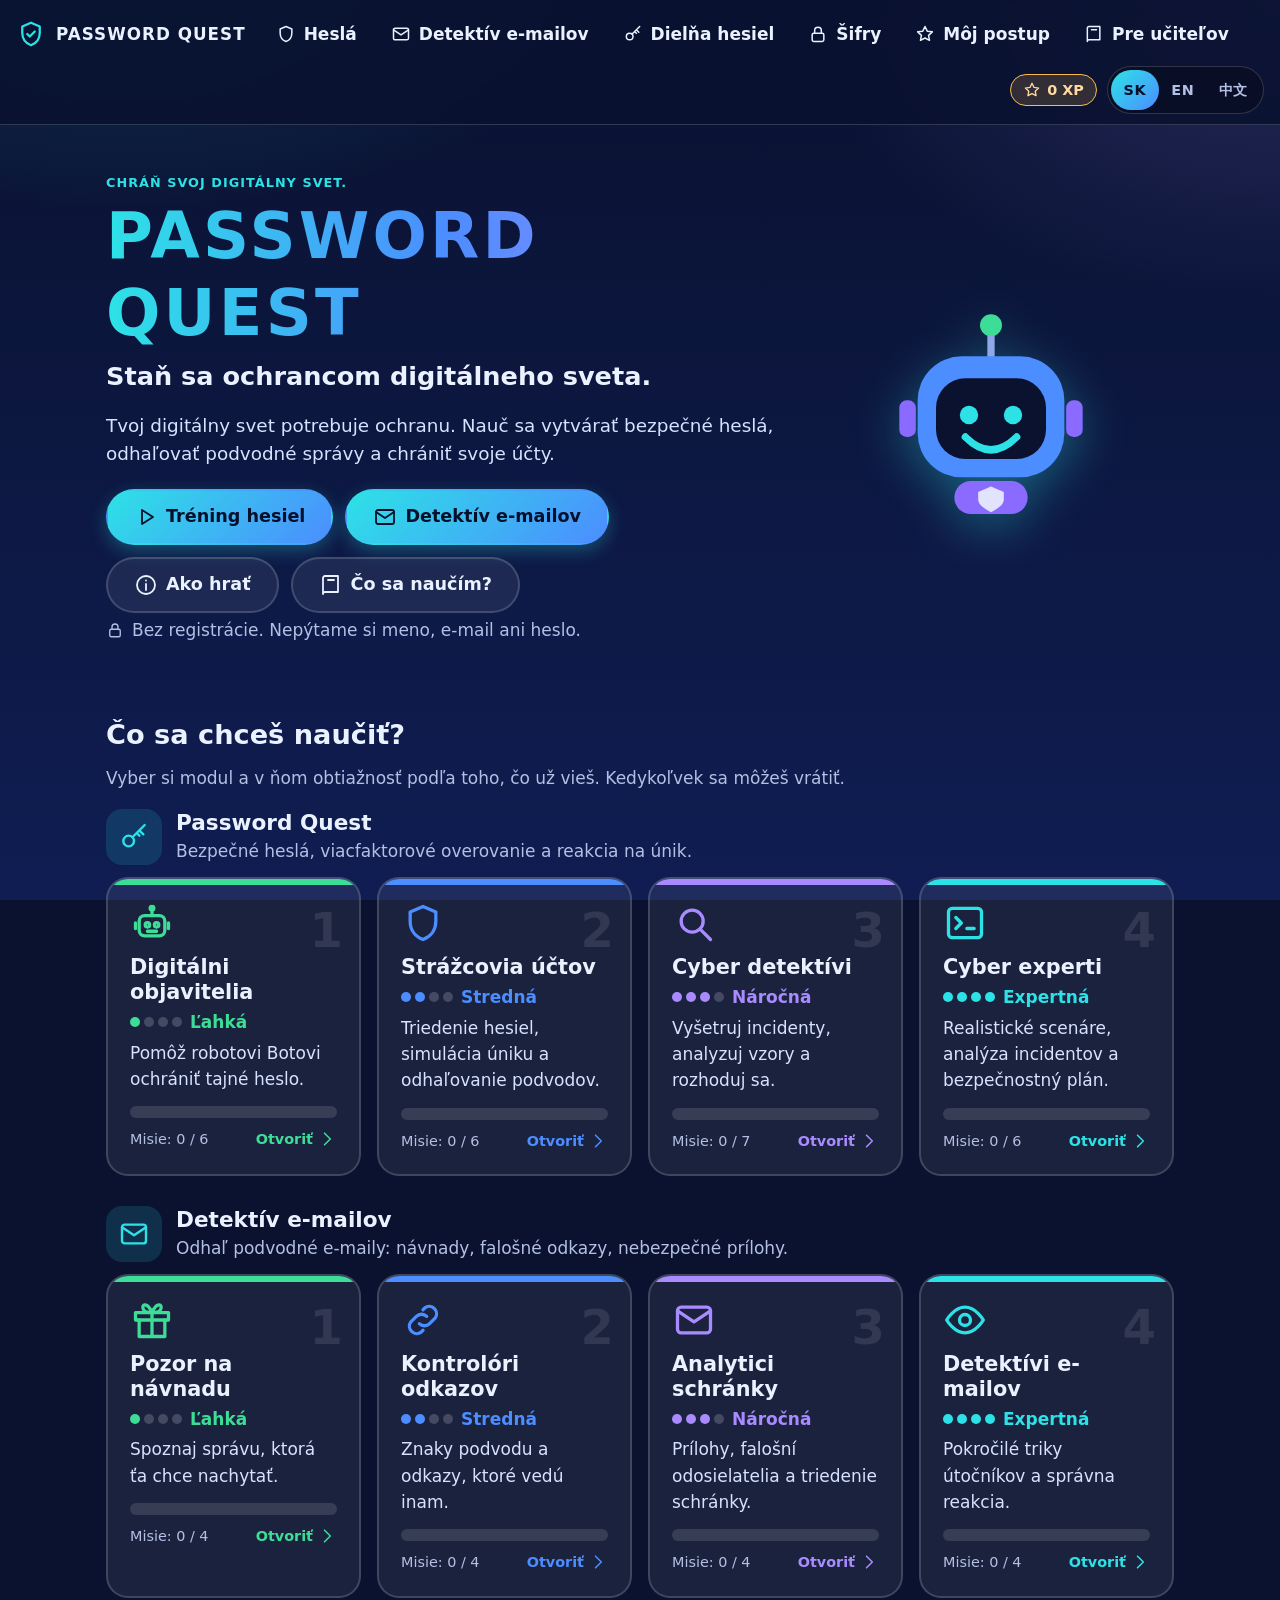
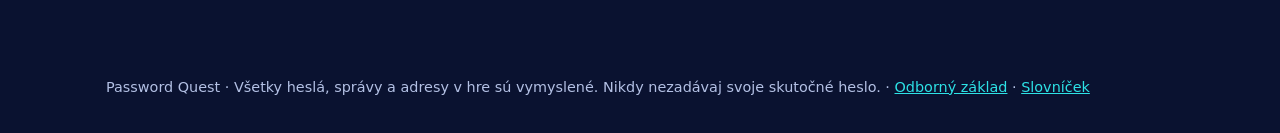
<file: index.html>
<!doctype html>
<html lang="sk">
<head>
  <meta charset="utf-8">
  <meta name="viewport" content="width=device-width, initial-scale=1, viewport-fit=cover">
  <meta name="color-scheme" content="dark">
  <meta name="theme-color" content="#0a1230">
  <meta name="description" content="Password Quest – interaktívna vzdelávacia hra o bezpečných heslách a kybernetickej bezpečnosti pre školy.">
  <meta name="referrer" content="no-referrer">
  <meta http-equiv="Content-Security-Policy" content="default-src 'self'; img-src 'self' data:; style-src 'self' 'unsafe-inline'; script-src 'self'; connect-src 'self'; base-uri 'self'; form-action 'none'">
  <title>Password Quest – Chráň svoj digitálny svet</title>
  <link rel="icon" href="icon.svg" type="image/svg+xml">
  <link rel="manifest" href="manifest.webmanifest">
  <link rel="stylesheet" href="css/styles.css">
</head>
<body>
  <a class="skip-link" href="#app">Preskočiť na obsah</a>
  <div id="live" class="sr-only" aria-live="polite" role="status"></div>
  <header id="nav" class="topbar"></header>
  <main id="app" class="container" tabindex="-1">
    <noscript><p class="card">Password Quest potrebuje zapnutý JavaScript. / Password Quest needs JavaScript to run.</p></noscript>
  </main>
  <footer id="footer" class="footer container"></footer>
  <script type="module" src="js/main.js"></script>
</body>
</html>
</file>
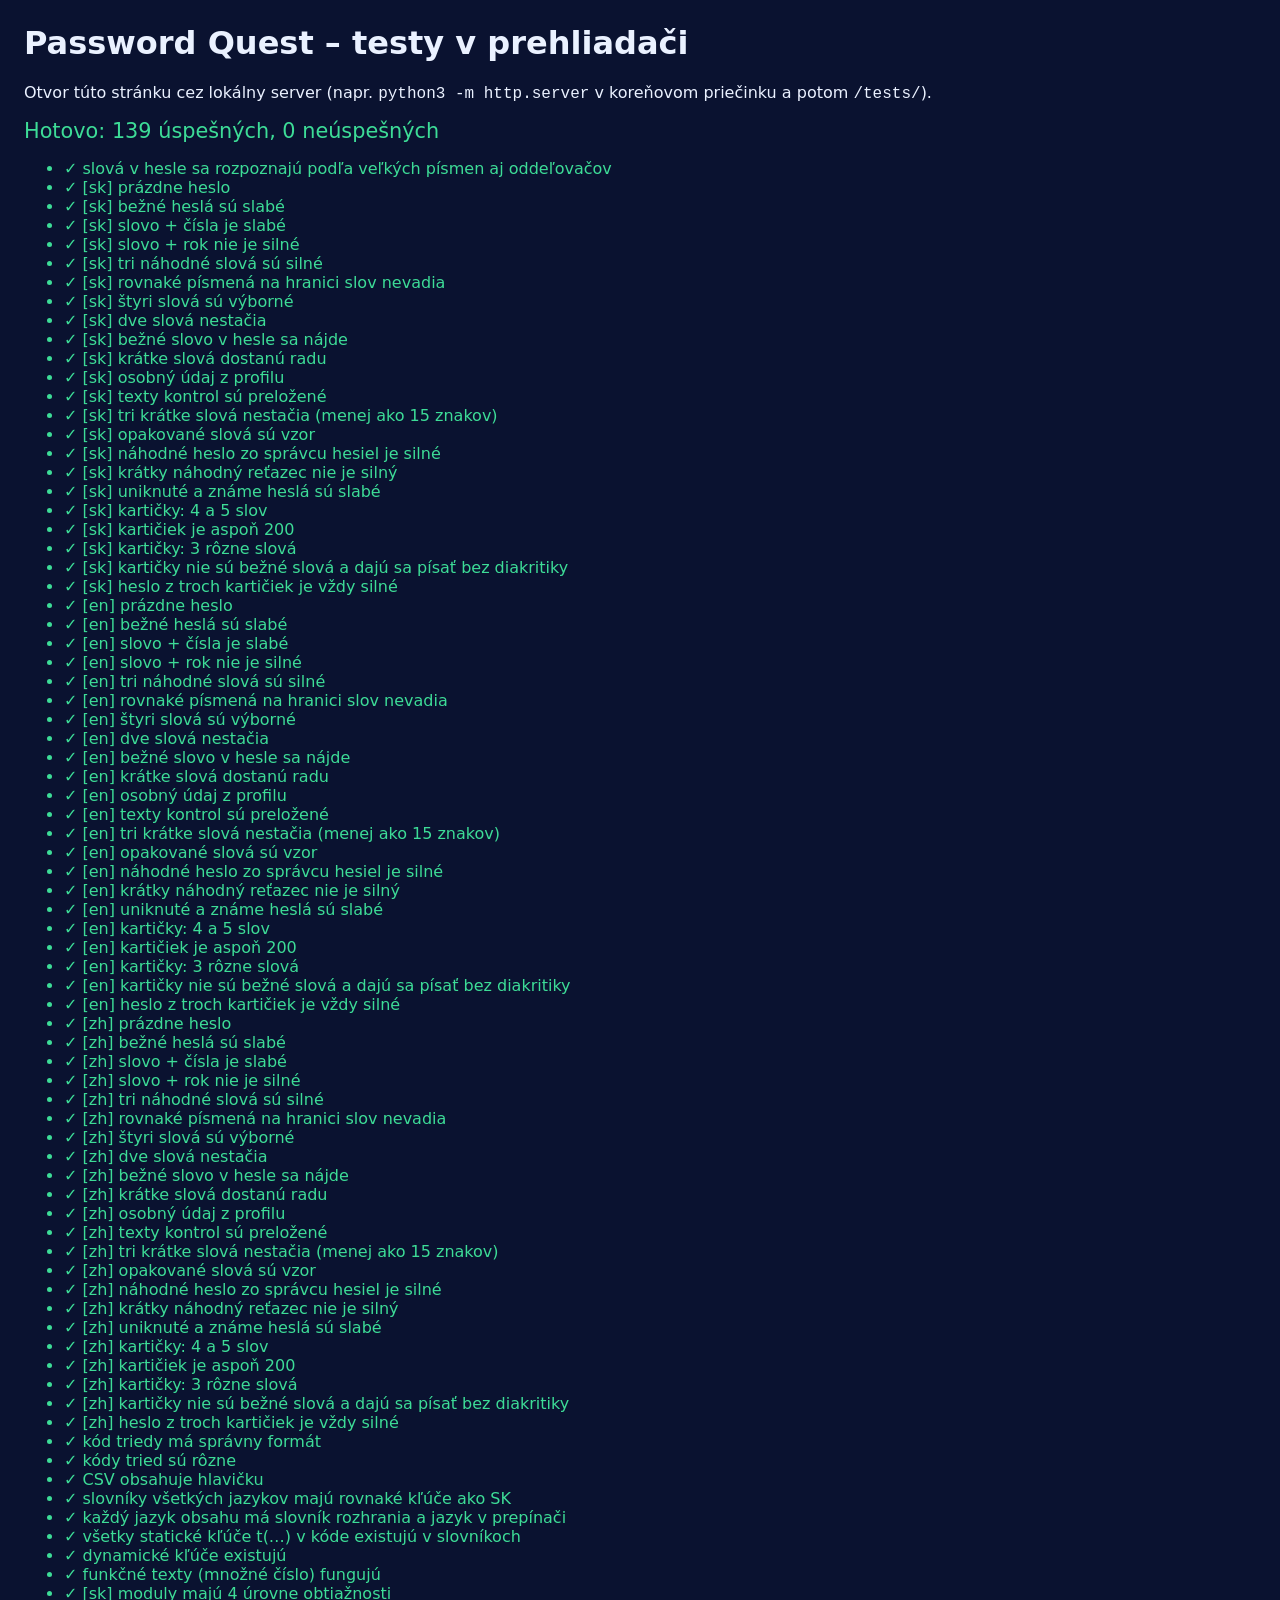
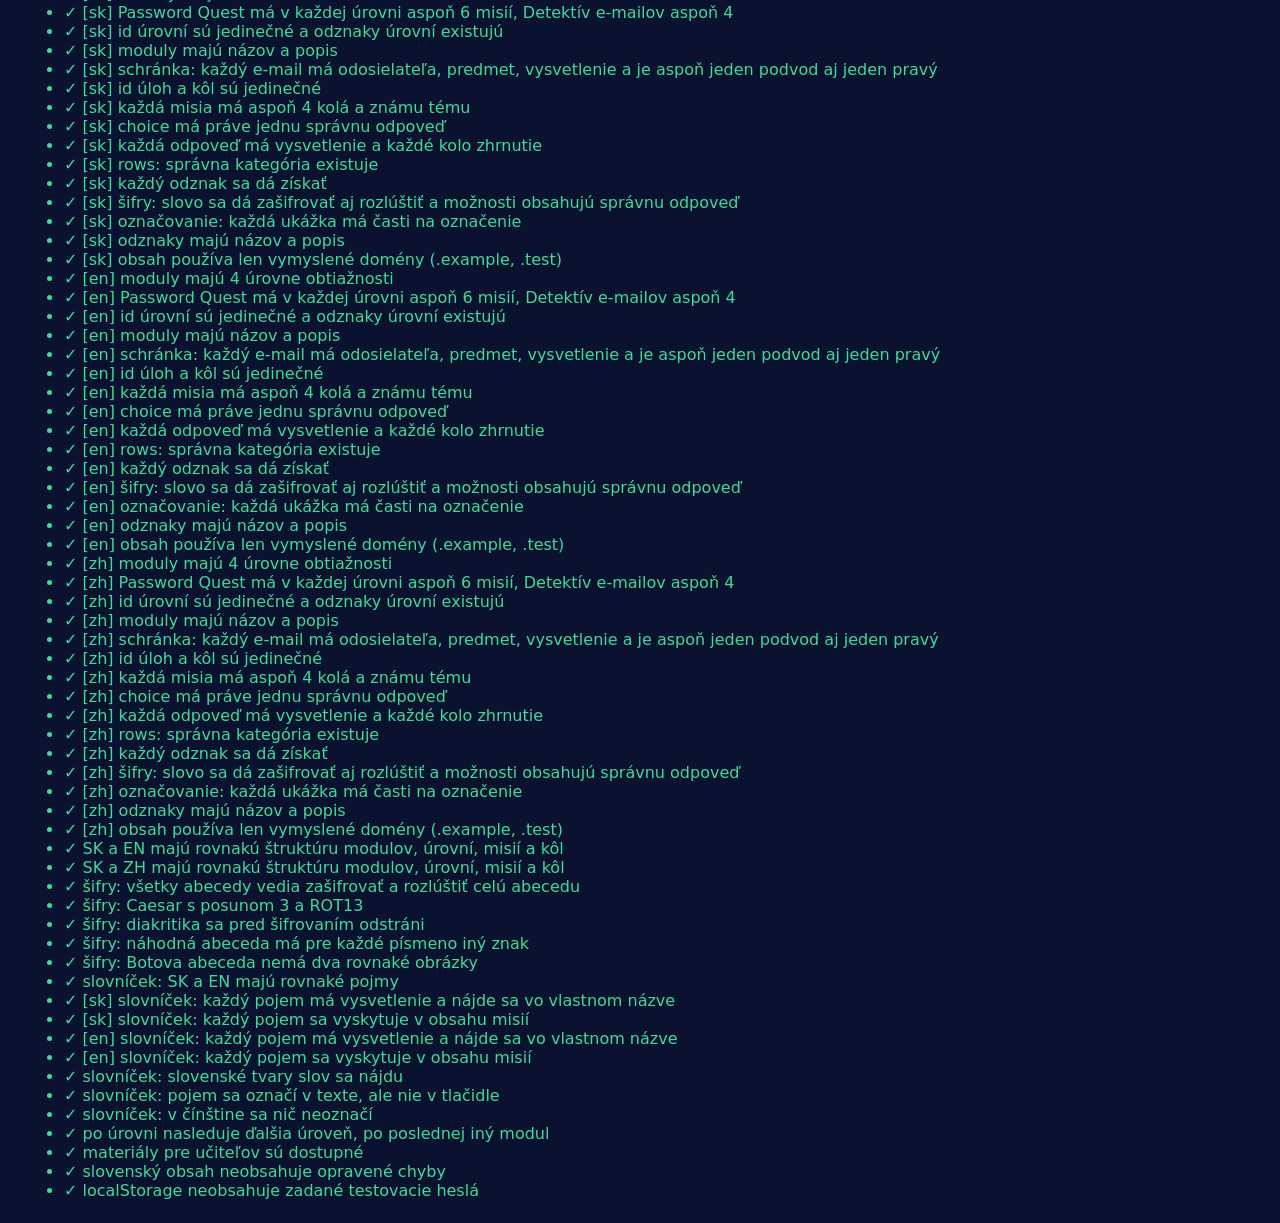
<file: tests/index.html>
<!doctype html>
<html lang="sk">
<head>
  <meta charset="utf-8">
  <title>Password Quest – testy</title>
  <style>
    body { font: 16px system-ui, sans-serif; margin: 24px; background: #0a1230; color: #eaf1ff; }
    li.ok { color: #3ddc97; } li.fail { color: #ff7f90; font-weight: 700; }
    #summary { font-size: 1.3rem; margin: 12px 0; }
  </style>
</head>
<body>
  <h1>Password Quest – testy v prehliadači</h1>
  <p>Otvor túto stránku cez lokálny server (napr. <code>python3 -m http.server</code> v koreňovom priečinku a potom <code>/tests/</code>).</p>
  <p id="summary">Beží…</p>
  <ul id="out"></ul>
  <script type="module">
    import { CONTENT } from '../js/content/index.js';
    import { DICTS, LANGS, setLang, getLang, t } from '../js/i18n.js';
    import { GLOSSARY, findTerms, termsIn, textsOf, annotate } from '../js/glossary.js';
    import { nextStep } from '../js/nextStep.js';
    import { CARDS, COMMON } from '../js/wordlists.js';
    import { checkPassword, splitWords, drawCards, drawCardSet, cardWord, normalize } from '../js/lab.js';
    import { newClassCode, buildCsv } from '../js/teacher.js';
    import { mockParts } from '../js/content/helpers.js';
    import { LETTERS, alphabet, encode, decode, same, plain, randomAlphabet } from '../js/cipher.js';

    const out = document.getElementById('out');
    let pass = 0, fail = 0;
    function test(name, fn) {
      let ok = true, msg = '';
      try { fn(); } catch (e) { ok = false; msg = e.message; }
      ok ? pass++ : fail++;
      const li = document.createElement('li');
      li.className = ok ? 'ok' : 'fail';
      li.textContent = (ok ? '✓ ' : '✗ ') + name + (msg ? ' – ' + msg : '');
      out.append(li);
    }
    const eq = (a, b, m) => { if (a !== b) throw new Error(`${m || ''} očakávané ${b}, dostali sme ${a}`); };
    const truthy = (v, m) => { if (!v) throw new Error(m || 'nepravda'); };
    const originalLang = getLang();
    const LANG_IDS = Object.keys(CONTENT);

    // --- Dielňa hesiel: kontrola hesla (v oboch jazykoch) ---
    const ok = (pw, id, terms) => checkPassword(pw, terms).checks.find((c) => c.id === id).ok;
    test('slová v hesle sa rozpoznajú podľa veľkých písmen aj oddeľovačov', () => {
      eq(splitWords('SlonDazdnikRaketa').join(), 'Slon,Dazdnik,Raketa');
      eq(splitWords('slon-dazdnik raketa').length, 3);
      eq(splitWords('Macko123!').join(), 'Macko');
      eq(splitWords('ŤavaĎalekohľadSlon').length, 3);
    });
    for (const lang of LANG_IDS) {
      setLang(lang);
      test(`[${lang}] prázdne heslo`, () => eq(checkPassword('').step, 0));
      test(`[${lang}] bežné heslá sú slabé`, () => ['123456', 'heslo', 'password', 'P@ssw0rd', 'qwertyuiop'].forEach((pw) => eq(checkPassword(pw).step, 1, pw)));
      test(`[${lang}] slovo + čísla je slabé`, () => { eq(checkPassword('Macko123').step, 1); eq(ok('Macko123!', 'common'), false); });
      test(`[${lang}] slovo + rok nie je silné`, () => { eq(ok('Futbal2026', 'pattern'), false); truthy(checkPassword('Futbal2026').step <= 2); });
      test(`[${lang}] tri náhodné slová sú silné`, () => { const r = checkPassword('SlonDazdnikRaketa'); eq(r.step, 3); truthy(r.checks.every((c) => c.ok)); });
      test(`[${lang}] rovnaké písmená na hranici slov nevadia`, () => eq(checkPassword('HillLionTractor').step, 3));
      test(`[${lang}] štyri slová sú výborné`, () => eq(checkPassword('SlonDazdnikRaketaKotva').step, 4));
      test(`[${lang}] dve slová nestačia`, () => { truthy(checkPassword('SlonDazdnik').step <= 2); eq(ok('SlonDazdnik', 'words'), false); eq(checkPassword('SlonDazdnikRaketa').step, 3); });
      test(`[${lang}] bežné slovo v hesle sa nájde`, () => { eq(ok('SlonHesloRaketa', 'common'), false); eq(checkPassword('SlonHesloRaketa').step, 2); });
      test(`[${lang}] krátke slová dostanú radu`, () => { const r = checkPassword('PesLesMak'); truthy(r.step <= 2); });
      test(`[${lang}] osobný údaj z profilu`, () => { eq(ok('RexLampaSkala', 'personal', ['Rex']), false); eq(checkPassword('KotvaLampaSkala', ['Rex']).step, 3); });
      test(`[${lang}] texty kontrol sú preložené`, () => checkPassword('Futbal2026', ['Rex']).checks.forEach((c) => truthy(!c.text.startsWith('ws.'), c.text)));
      test(`[${lang}] tri krátke slová nestačia (menej ako 15 znakov)`, () => { const r = checkPassword('SlonKotvaLev'); eq(r.step, 2); eq(ok('SlonKotvaLev', 'length'), false); });
      test(`[${lang}] opakované slová sú vzor`, () => { eq(ok('KotvaKotvaKotvaKotva', 'pattern'), false); truthy(checkPassword('KotvaKotvaKotvaKotva').step <= 2); });
      test(`[${lang}] náhodné heslo zo správcu hesiel je silné`, () => { const r = checkPassword('q7#Rm2!vXp9&Lk4z'); truthy(r.generated); eq(r.step, 3); eq(checkPassword('q7#Rm2!vXp9&Lk4zT8$w').step, 4); });
      test(`[${lang}] krátky náhodný reťazec nie je silný`, () => truthy(checkPassword('k7#Qm2!x').step <= 2));
      test(`[${lang}] uniknuté a známe heslá sú slabé`, () => ['Password123', 'qwerty123', 'mojeheslo', 'iloveyou1'].forEach((pw) => eq(checkPassword(pw).step, 1, pw)));
      test(`[${lang}] kartičky: 4 a 5 slov`, () => [4, 5].forEach((n) => { const c = drawCardSet(lang, n); eq(c.length, n); truthy(checkPassword(c.map(([, w]) => cardWord(w)).join('')).step >= 3); }));
      test(`[${lang}] kartičiek je aspoň 200`, () => truthy(CARDS[lang].length >= 200, CARDS[lang].length));
      test(`[${lang}] kartičky: 3 rôzne slová`, () => { const c = drawCards(3, lang); eq(c.length, 3); eq(new Set(c.map((x) => x[1])).size, 3); });
      test(`[${lang}] kartičky nie sú bežné slová a dajú sa písať bez diakritiky`, () => CARDS[lang].forEach(([, w]) => { truthy(!COMMON.has(normalize(w)), w); truthy(/^[A-Z][a-z]+$/.test(cardWord(w)), cardWord(w)); }));
      test(`[${lang}] heslo z troch kartičiek je vždy silné`, () => { for (let i = 0; i < 200; i++) { const pw = drawCardSet(lang).map(([, w]) => cardWord(w)).join(''); truthy(checkPassword(pw).step >= 3, pw); } });
    }

    test('kód triedy má správny formát', () => truthy(/^[A-HJ-NP-Z2-9]{4}-[A-HJ-NP-Z2-9]{4}$/.test(newClassCode())));
    test('kódy tried sú rôzne', () => truthy(new Set(Array.from({ length: 50 }, newClassCode)).size === 50));
    test('CSV obsahuje hlavičku', () => { setLang('sk'); truthy(buildCsv().includes('typ;id;nazov')); });

    // --- Slovníky rozhrania ---
    const DICT_IDS = Object.keys(DICTS);
    const inAll = (k) => DICT_IDS.every((l) => k in DICTS[l]);
    test('slovníky všetkých jazykov majú rovnaké kľúče ako SK', () => DICT_IDS.filter((l) => l !== 'sk').forEach((l) => {
      const sk = Object.keys(DICTS.sk), other = Object.keys(DICTS[l]);
      const missing = sk.filter((k) => !(k in DICTS[l])), extra = other.filter((k) => !(k in DICTS.sk));
      truthy(!missing.length && !extra.length, `${l}: chýba ${missing.join(', ')} | navyše ${extra.join(', ')}`);
    }));
    test('každý jazyk obsahu má slovník rozhrania a jazyk v prepínači', () => LANG_IDS.forEach((l) => { truthy(DICTS[l], l); truthy(LANGS.some((x) => x.id === l), l); }));
    const files = ['main.js', 'views.js', 'engine.js', 'lab.js', 'teacher.js', 'icons.js', 'cipherPage.js', 'glossary.js', 'nextStep.js'];
    const sources = await Promise.all(files.map((f) => fetch('../js/' + f, { cache: 'no-store' }).then((r) => r.text())));
    test('všetky statické kľúče t(…) v kóde existujú v slovníkoch', () => {
      const keys = new Set(sources.flatMap((s) => [...s.matchAll(/\bt\('([^']+)'\s*[,)]/g)].map((m) => m[1])));
      const missing = [...keys].filter((k) => !inAll(k));
      truthy(!missing.length, missing.join(', '));
    });
    test('dynamické kľúče existujú', () => {
      const dyn = [
        ...[1, 2, 3, 4, 5, 6].flatMap((n) => [`howto.s${n}.t`, `howto.s${n}.d`]),
        ...Object.keys(CONTENT.sk.meta.TOPICS).map((id) => `learn.topic.${id}`),
        ...[0, 1, 2, 3, 4].flatMap((n) => [`ws.step.${n}`, `ws.step.${n}.d`]),
        ...[1, 2, 3, 4].flatMap((n) => [`ws.why${n}`, `ws.limit${n}`]),
        'gl.mission', 'gl.round', 'gl.term_aria', 'gl.close', 'gl.all_link',
        ...[1, 2, 3, 4].flatMap((n) => [`basis.o${n}.t`, `basis.o${n}.d`]),
        ...[1, 2, 3, 4, 5, 6, 7, 8].flatMap((n) => ['t', 's', 'a'].map((k) => `basis.p${n}.${k}`)),
        ...[1, 2, 3].map((n) => `basis.limit${n}`),
        ...[1, 2, 3, 4, 5, 6].map((n) => `basis.s${n}`),
        ...[1, 2, 3, 4].map((n) => `difficulty.${n}`),
        ...[1, 2, 3, 4].map((n) => `email.how${n}`),
        ...[1, 2].flatMap((l) => ['title', 'lead', 'grade', 'goal1', 'goal2', 'goal3'].map((k) => `mat.l${l}.${k}`)),
        ...[1, 2, 3, 4].map((n) => `mat.tip${n}`),
        ...[1, 2, 3, 4, 5].map((n) => `teacher.priv${n}`),
        'rank.novice', 'rank.guardian', 'rank.detective', 'rank.expert',
      ];
      const missing = dyn.filter((k) => !inAll(k));
      truthy(!missing.length, missing.join(', '));
    });
    test('funkčné texty (množné číslo) fungujú', () => {
      setLang('sk');
      eq(t('task.n_tasks', { n: 1 }), '1 úloha'); eq(t('task.n_tasks', { n: 3 }), '3 úlohy'); eq(t('task.n_tasks', { n: 5 }), '5 úloh');
      setLang('en');
      eq(t('task.n_tasks', { n: 1 }), '1 task'); eq(t('task.n_tasks', { n: 6 }), '6 tasks');
      setLang('zh');
      eq(t('task.n_tasks', { n: 6 }), '6 道题');
    });

    // --- Integrita obsahu v každom jazyku ---
    for (const lang of LANG_IDS) {
      const { modules, meta } = CONTENT[lang];
      const levels = Object.values(modules).flat();
      const tasks = levels.flatMap((l) => l.tasks);
      test(`[${lang}] moduly majú 4 úrovne obtiažnosti`, () => { eq(Object.keys(modules).join(), 'password-quest,email-detective'); Object.values(modules).forEach((ls) => { eq(ls.length, 4); ls.forEach((l, i) => eq(l.n, i + 1, l.id)); }); });
      test(`[${lang}] Password Quest má v každej úrovni aspoň 6 misií, Detektív e-mailov aspoň 4`, () => Object.entries(modules).forEach(([id, ls]) => ls.forEach((l) => truthy(l.tasks.length >= (id === 'password-quest' ? 6 : 4), 'úroveň ' + l.id))));
      test(`[${lang}] id úrovní sú jedinečné a odznaky úrovní existujú`, () => { eq(new Set(levels.map((l) => String(l.id))).size, levels.length); levels.forEach((l) => truthy(meta.BADGES[l.badge], l.id)); });
      test(`[${lang}] moduly majú názov a popis`, () => Object.keys(modules).forEach((id) => { truthy(meta.MODULES[id].name, id); truthy(meta.MODULES[id].summary, id); }));
      test(`[${lang}] schránka: každý e-mail má odosielateľa, predmet, vysvetlenie a je aspoň jeden podvod aj jeden pravý`, () => tasks.forEach((x) => x.rounds.filter((r) => r.type === 'inbox').forEach((r) => {
        truthy(r.emails.length >= 3, r.id); truthy(r.emails.some((e) => e.scam) && r.emails.some((e) => !e.scam), r.id);
        r.emails.forEach((e) => { truthy(e.from && e.subject && e.why, r.id); truthy(e.paragraphs.length >= 1, r.id); });
      })));
      test(`[${lang}] id úloh a kôl sú jedinečné`, () => { const ids = tasks.flatMap((x) => [x.id, ...x.rounds.map((r) => r.id)]); eq(new Set(ids).size, ids.length); });
      test(`[${lang}] každá misia má aspoň 4 kolá a známu tému`, () => tasks.forEach((x) => { truthy(x.rounds.length >= 4, x.id); truthy(meta.TOPICS[x.topic], x.id); x.rounds.forEach((r) => truthy(meta.TOPICS[r.topic], r.id)); }));
      test(`[${lang}] choice má práve jednu správnu odpoveď`, () => tasks.forEach((x) => x.rounds.filter((r) => r.type === 'choice').forEach((r) => eq(r.options.filter((o) => o.correct).length, 1, r.id))));
      test(`[${lang}] každá odpoveď má vysvetlenie a každé kolo zhrnutie`, () => tasks.forEach((x) => x.rounds.forEach((r) => { truthy(r.summary, r.id); (r.options || []).forEach((o) => truthy(o.why, r.id)); })));
      test(`[${lang}] rows: správna kategória existuje`, () => tasks.forEach((x) => x.rounds.filter((r) => r.type === 'rows').forEach((r) => r.rows.forEach((row) => {
        if (row.options) eq(row.options.filter((o) => o.correct).length, 1, r.id); else truthy(r.categories.some((c) => c.id === row.answer), r.id);
      }))));
      test(`[${lang}] každý odznak sa dá získať`, () => {
        const given = new Set([...levels.map((l) => l.badge), ...tasks.map((x) => x.badge)].filter(Boolean));
        Object.keys(meta.BADGES).forEach((b) => truthy(given.has(b), b));
      });
      test(`[${lang}] šifry: slovo sa dá zašifrovať aj rozlúštiť a možnosti obsahujú správnu odpoveď`, () => tasks.forEach((x) => x.rounds.filter((r) => r.type === 'cipher').forEach((r) => {
        truthy(/^[A-Z ]+$/.test(plain(r.text)), r.id);
        truthy(same(decode(encode(r.text, r.alphabet), r.alphabet), r.text), r.id + ' roundtrip');
        truthy(r.why, r.id + ' why');
        if (r.choices) {
          truthy(r.choices.some((c) => same(c, r.text)), r.id + ' choices');
          eq(new Set(r.choices.map((c) => encode(c, r.alphabet))).size, r.choices.length, r.id + ' rovnaké možnosti');
        }
      })));
      test(`[${lang}] označovanie: každá ukážka má časti na označenie`, () => tasks.forEach((x) => x.rounds.filter((r) => r.type === 'hotspot').forEach((r) => truthy(mockParts(r.mock).some((p) => p.pick), r.id))));
      test(`[${lang}] odznaky majú názov a popis`, () => Object.values(meta.BADGES).forEach((b) => { truthy(b.name); truthy(b.desc); }));
      test(`[${lang}] obsah používa len vymyslené domény (.example, .test)`, () => {
        const text = JSON.stringify(tasks);
        [...text.matchAll(/https?:\/\/([a-z0-9][^\/"\s“”„]*)/gi)].map((m) => m[1]).forEach((host) => truthy(/\.(example|test)$/.test(host), host));
      });
    }

    // --- Zhoda štruktúry SK a EN (rovnaké odpovede, poradie a id) ---
    const shape = (r) => JSON.stringify({
      id: r.id, type: r.type, topic: r.topic, mock: !!r.mock, scenario: !!r.scenario,
      options: (r.options || []).map((o) => !!o.correct + (o.icon || '')),
      cats: (r.categories || []).map((c) => c.id),
      rows: (r.rows || []).map((x) => x.answer || (x.options || []).map((o) => !!o.correct).join()),
      items: (r.items || []).map((i) => i.tier),
      flags: r.type === 'hotspot' ? mockParts(r.mock).map((p) => `${!!p.pick}${!!p.flag}${!!p.link}`) : [],
      mockKind: r.mock ? r.mock.kind : null,
      cipher: r.type === 'cipher' ? [typeof r.alphabet === 'object' ? JSON.stringify(r.alphabet) : r.alphabet, r.mode, (r.choices || []).length, r.table] : null,
      goal: r.goal || null, accounts: (r.accounts || []).map((a) => a.id), leakFrom: r.leakFrom || null,
      emails: (r.emails || []).map((e) => `${e.scam}${!!e.attachment}${e.paragraphs.length}`), attachment: !!(r.mock && r.mock.attachment),
    });
    LANG_IDS.filter((lang) => lang !== 'sk').forEach((lang) => test(`SK a ${lang.toUpperCase()} majú rovnakú štruktúru modulov, úrovní, misií a kôl`, () => {
      eq(Object.keys(CONTENT[lang].modules).join(), Object.keys(CONTENT.sk.modules).join());
      Object.entries(CONTENT.sk.modules).forEach(([mod, skLevels]) => skLevels.forEach((l, li) => {
        const e = CONTENT[lang].modules[mod][li];
        eq(e.id, l.id); eq(e.badge, l.badge); eq(e.color, l.color); eq(e.tasks.length, l.tasks.length, `úroveň ${l.id}`);
        l.tasks.forEach((x, ti) => {
          const y = e.tasks[ti];
          eq(y.id, x.id); eq(y.badge, x.badge); eq(y.topic, x.topic); eq(!!y.planTitle, !!x.planTitle); eq(y.rounds.length, x.rounds.length, x.id);
          x.rounds.forEach((r, ri) => eq(shape(y.rounds[ri]), shape(r), r.id));
        });
      }));
    }));

    // --- Šifrovacie abecedy ---
    test('šifry: všetky abecedy vedia zašifrovať a rozlúštiť celú abecedu', () => {
      ['bot', 'leet', 'rot13', 'caesar1', 'caesar3', 'caesar25', randomAlphabet()].forEach((id) => {
        eq(decode(encode(LETTERS, id), id), LETTERS, typeof id === 'string' ? id : 'náhodná');
      });
    });
    test('šifry: Caesar s posunom 3 a ROT13', () => { eq(encode('ABC xyz', 'caesar3'), 'DEF ABC'); eq(encode(encode('HESLO', 'rot13'), 'rot13'), 'HESLO'); });
    test('šifry: diakritika sa pred šifrovaním odstráni', () => eq(encode('Ďateľ', 'caesar1'), 'EBUFM'));
    test('šifry: náhodná abeceda má pre každé písmeno iný znak', () => { const a = randomAlphabet(); eq(new Set(Object.values(a)).size, 26); });
    test('šifry: Botova abeceda nemá dva rovnaké obrázky', () => { const a = alphabet('bot'); eq(new Set(Object.values(a)).size, 26); });

    // --- Slovníček pojmov ---
    test('slovníček: SK a EN majú rovnaké pojmy', () => eq(GLOSSARY.sk.map((x) => x.id).filter((id) => id !== 'subdomain').join(), GLOSSARY.en.map((x) => x.id).filter((id) => id !== 'subdomain').join()));
    for (const lang of ['sk', 'en']) {
      test(`[${lang}] slovníček: každý pojem má vysvetlenie a nájde sa vo vlastnom názve`, () => GLOSSARY[lang].forEach((x) => { truthy(x.def && x.def.length > 30, x.id); const f = findTerms(x.name, lang); truthy(f.length && f[0].term.id === x.id, x.id); }));
      test(`[${lang}] slovníček: každý pojem sa vyskytuje v obsahu misií`, () => {
        const used = new Set(termsIn(textsOf(CONTENT[lang].modules), lang).map((x) => x.id));
        GLOSSARY[lang].forEach((x) => truthy(used.has(x.id), x.id));
      });
    }
    test('slovníček: slovenské tvary slov sa nájdu', () => {
      eq(findTerms('Skutočná doména je iná.', 'sk')[0].term.id, 'domain');
      eq(findTerms('Pozri sa na doménu.', 'sk')[0].term.id, 'domain');
      eq(findTerms('Použi správcu hesiel.', 'sk')[0].term.id, 'manager');
      eq(findTerms('Povedz to správcovi.', 'sk')[0].term.id, 'admin');
      eq(findTerms('Zapni prístupový kľúč.', 'sk')[0].term.id, 'passkey');
      eq(findTerms('portal is a subdomain', 'en')[0].term.id, 'subdomain');
      eq(findTerms('Kodomény nie sú slovo.', 'sk').length, 0);
    });
    test('slovníček: pojem sa označí v texte, ale nie v tlačidle', () => {
      const box = document.createElement('div');
      box.innerHTML = '<p>Skutočná doména je pred lomítkom. Doména znova.</p><button>doména v tlačidle</button>';
      annotate(box, new Set(), 'sk');
      eq(box.querySelectorAll('p .term').length, 1);
      eq(box.querySelectorAll('button .term').length, 0);
      truthy(box.querySelector('p').textContent.startsWith('Skutočná doména je'));
    });
    test('slovníček: v čínštine sa nič neoznačí', () => eq(findTerms('domain doména', 'zh').length, 0));

    // --- Čo ďalej po dokončení úrovne ---
    test('po úrovni nasleduje ďalšia úroveň, po poslednej iný modul', () => {
      setLang('sk');
      const pq = CONTENT.sk.modules['password-quest'], em = CONTENT.sk.modules['email-detective'];
      const a = nextStep(pq[0]); eq(a.kind, 'level'); eq(String(a.level.id), String(pq[1].id));
      const b = nextStep(pq[3]); truthy(b.kind === 'module' || b.kind === 'done', b.kind);
      if (b.kind === 'module') eq(b.module.id, 'email-detective');
      const c = nextStep(em[3]); truthy(c.kind === 'module' || c.kind === 'done', c.kind);
      if (c.kind === 'module') eq(c.module.id, 'password-quest');
    });

    // --- Materiály pre učiteľov: všetky súbory na stiahnutie existujú ---
    const materialFiles = ['sk/hodina-1-bezpecne-hesla', 'sk/hodina-2-podvodne-emaily', 'en/lesson-1-safe-passwords', 'en/lesson-2-scam-emails']
      .flatMap((f) => [`../materials/${f}.pdf`, `../materials/${f}.html`]).concat('../materials/print.css');
    const materialStatus = await Promise.all(materialFiles.map((f) => fetch(f, { method: 'HEAD', cache: 'no-store' }).then((r) => [f, r.ok]).catch(() => [f, false])));
    test('materiály pre učiteľov sú dostupné', () => { const missing = materialStatus.filter(([, ok]) => !ok).map(([f]) => f); truthy(!missing.length, missing.join(', ')); });

    // --- Jazyková kontrola: známe chyby sa nevrátili ---
    test('slovenský obsah neobsahuje opravené chyby', () => {
      const text = JSON.stringify(CONTENT.sk) + JSON.stringify(DICTS.sk, (k, v) => (typeof v === 'function' ? String(v) : v));
      ['vykričník', 'Rozdeľ hesla', 'hesla sa zmenia', 'má pes ', 'Pri problému', 'nebojí trestu', 'vydierajú', 'a mená.'].forEach((bad) => truthy(!text.includes(bad), bad));
    });

    // --- Úložisko: nikdy nie heslá ---
    test('localStorage neobsahuje zadané testovacie heslá', () => {
      const raw = JSON.stringify(Object.fromEntries(Object.keys(localStorage).map((k) => [k, localStorage.getItem(k)])));
      truthy(!raw.includes('SlonDazdnikRaketa'));
    });

    setLang(originalLang);
    document.getElementById('summary').textContent = `Hotovo: ${pass} úspešných, ${fail} neúspešných`;
    document.getElementById('summary').style.color = fail ? '#ff7f90' : '#3ddc97';
    document.title = fail ? 'TESTY ZLYHALI' : 'TESTY OK';
  </script>
</body>
</html>
</file>
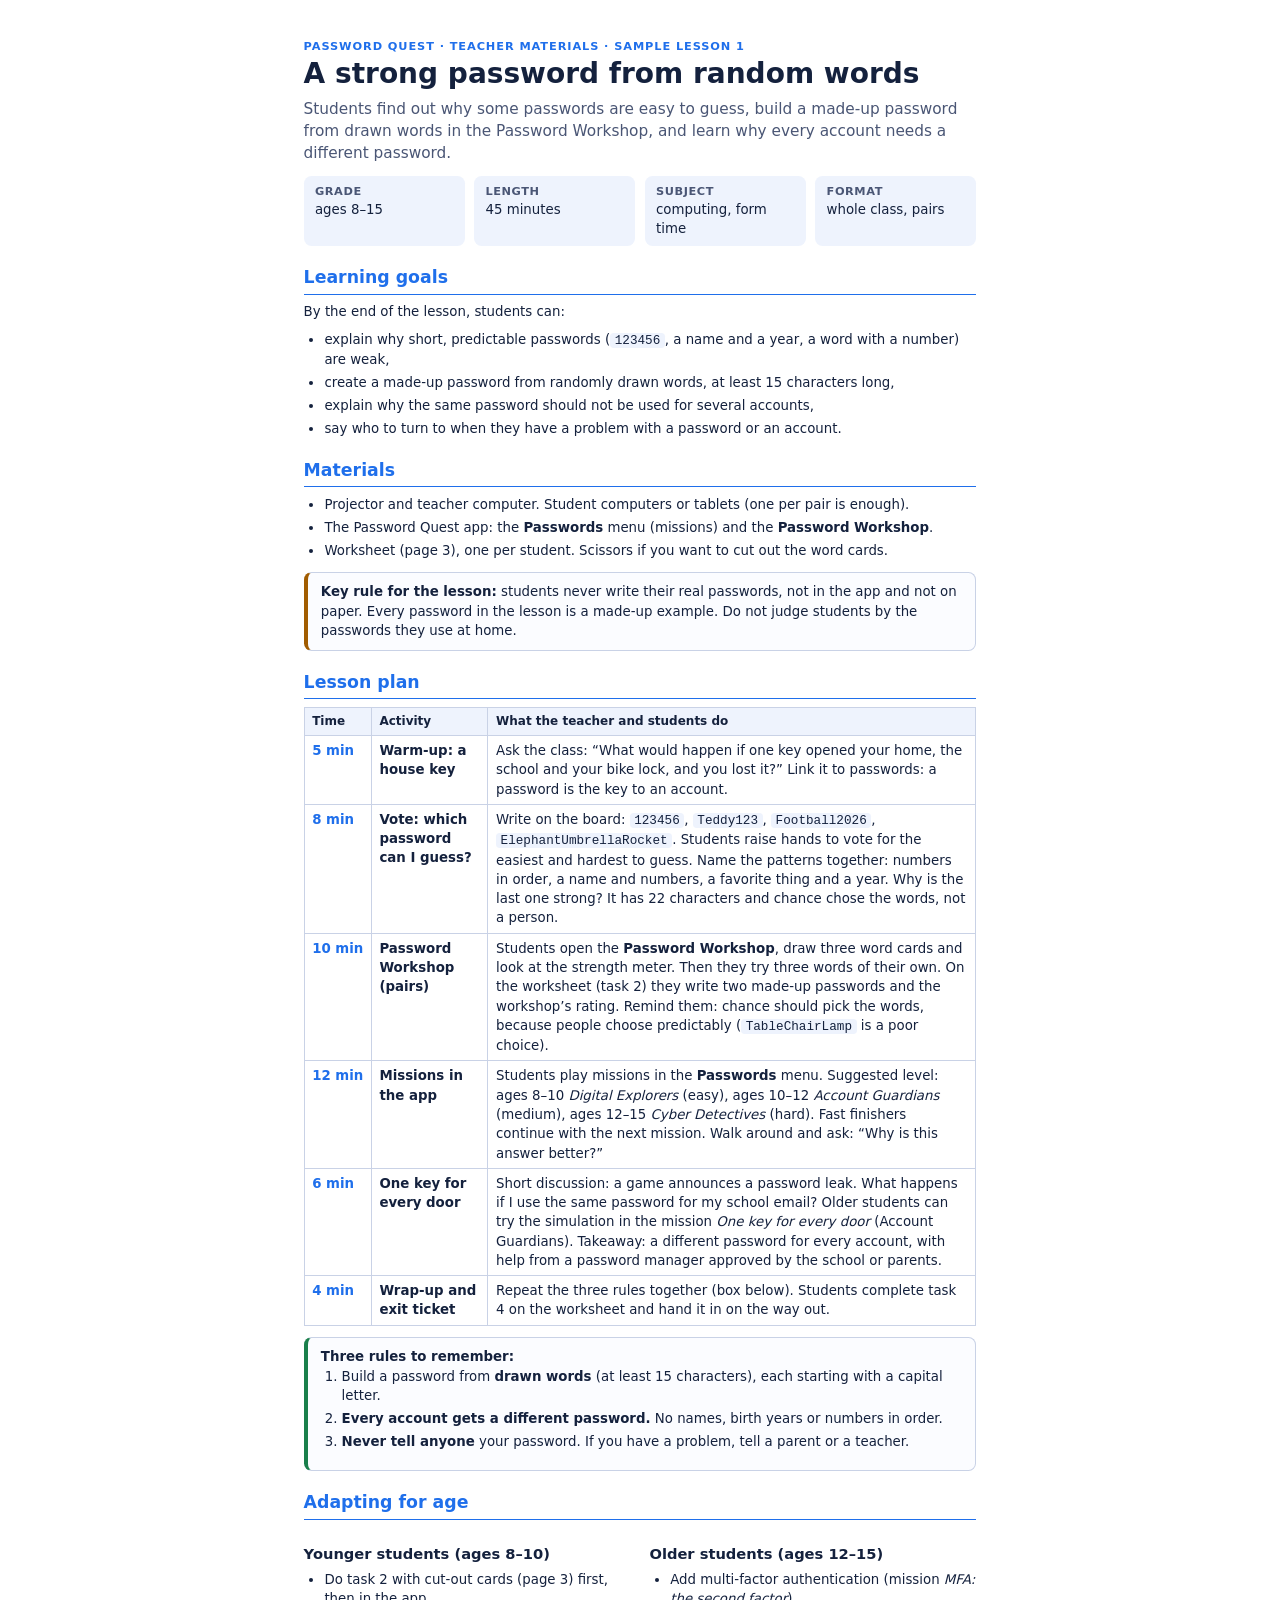
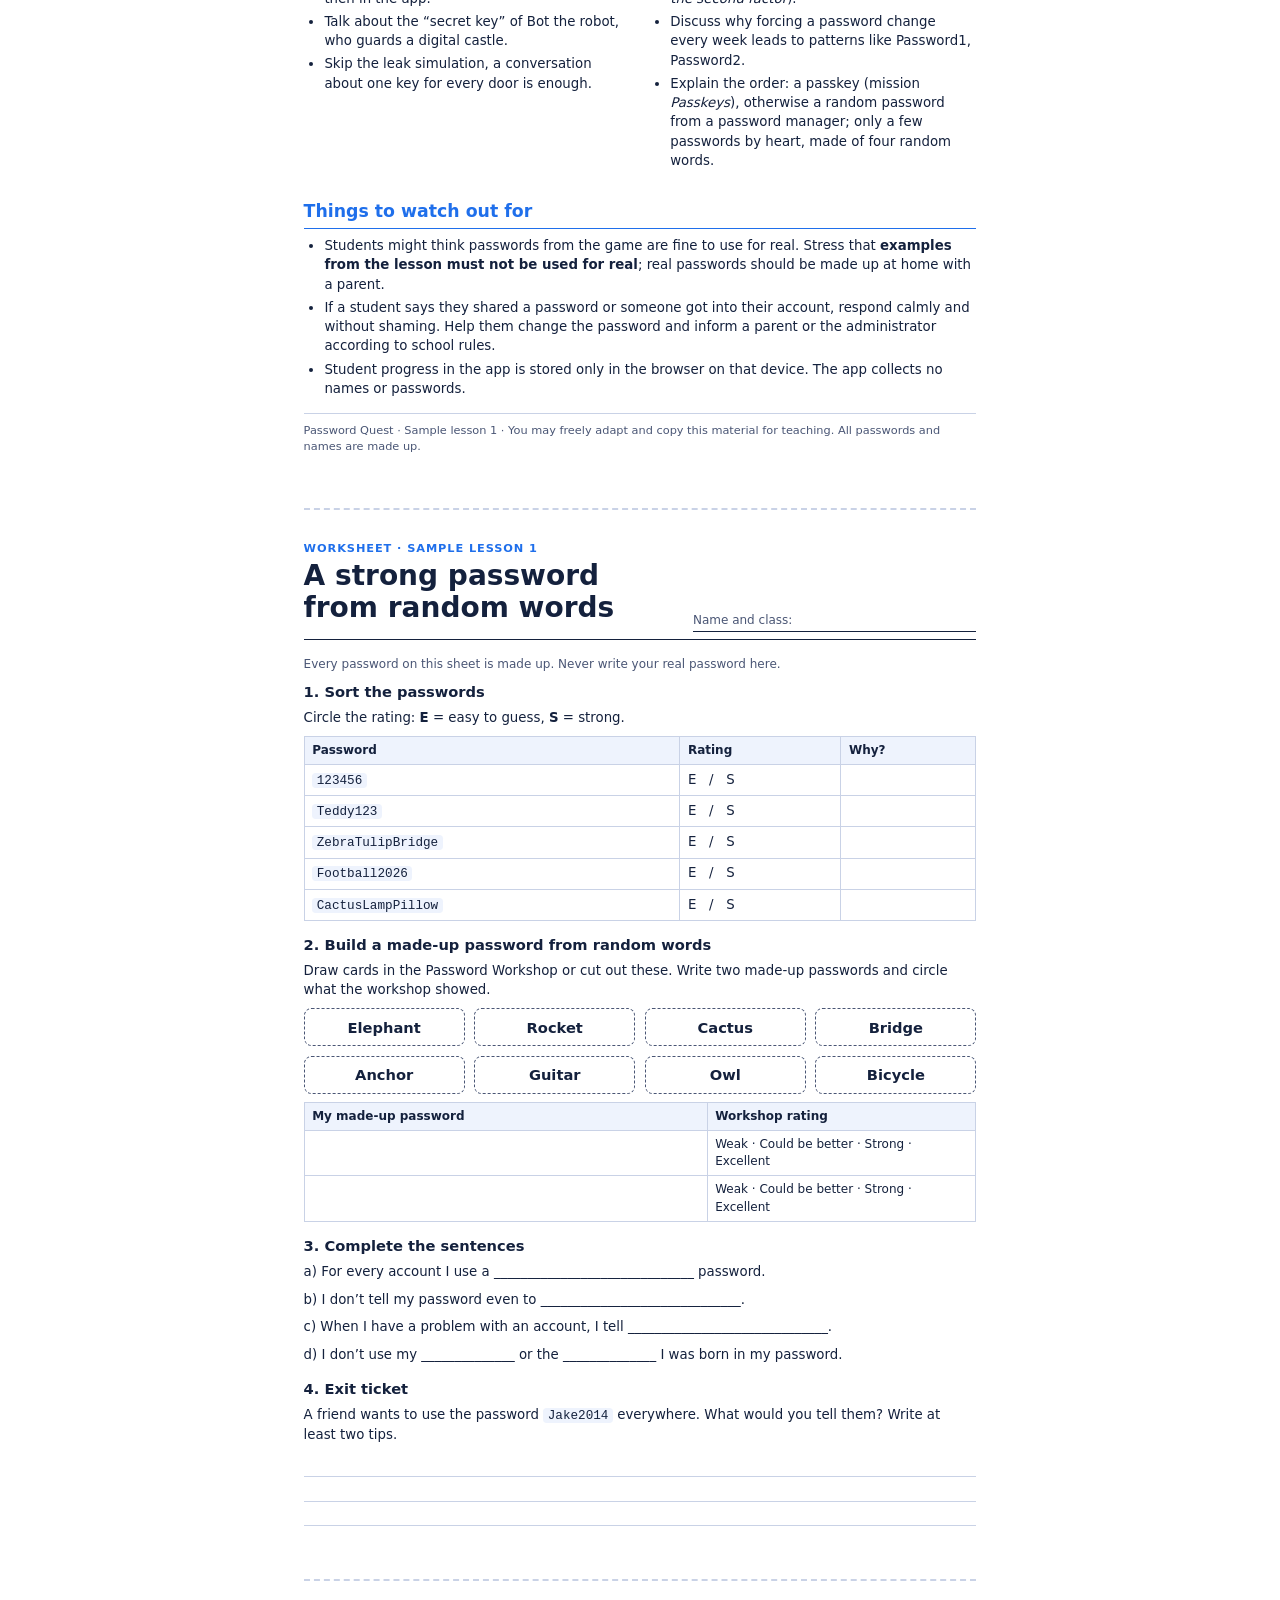
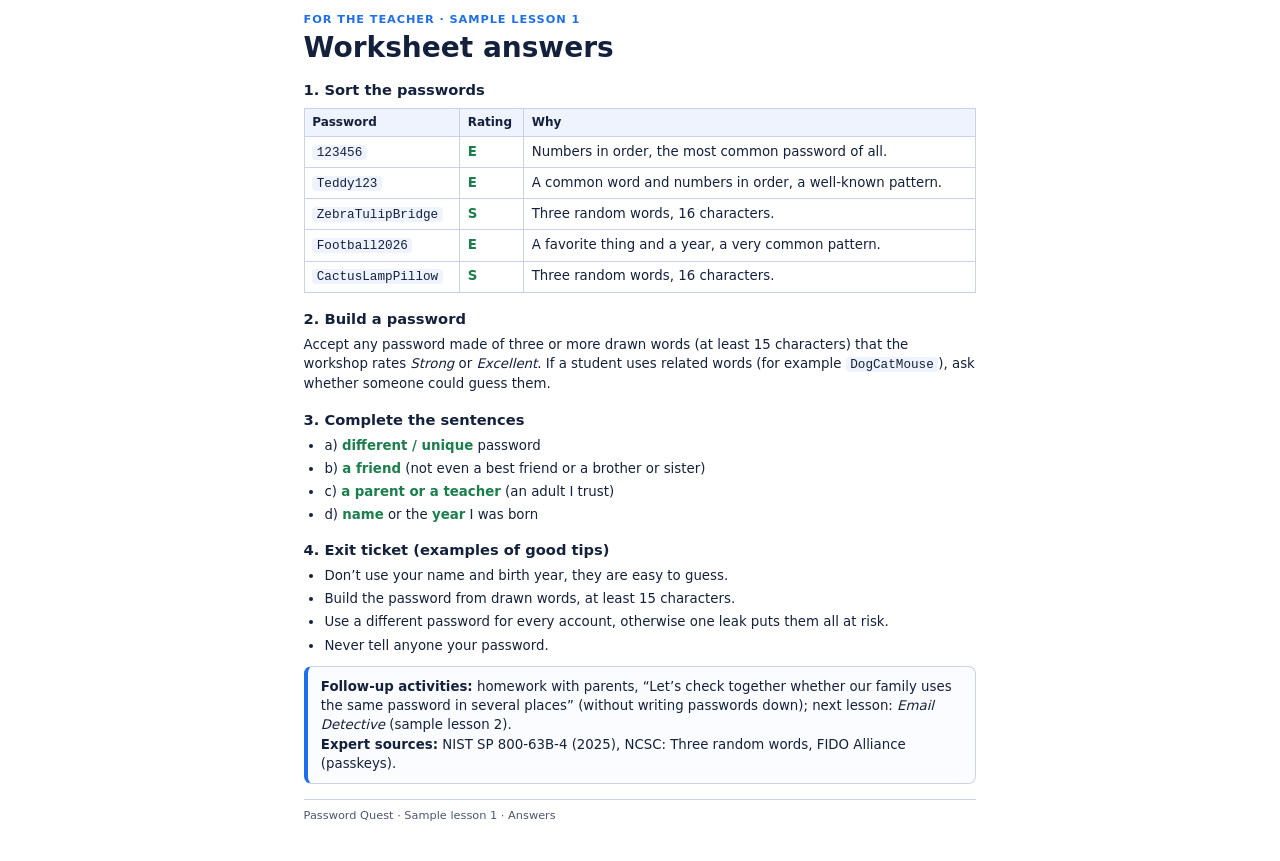
<file: materials/en/lesson-1-safe-passwords.html>
<!doctype html>
<html lang="en">
<head>
<meta charset="utf-8">
<title>Sample lesson 1: A strong password from random words</title>
<link rel="stylesheet" href="../print.css">
</head>
<body>

<p class="eyebrow">Password Quest · Teacher materials · Sample lesson 1</p>
<h1>A strong password from random words</h1>
<p class="lead">Students find out why some passwords are easy to guess, build a made-up password from drawn words in the Password Workshop, and learn why every account needs a different password.</p>

<div class="meta">
  <div><strong>Grade</strong>ages 8–15</div>
  <div><strong>Length</strong>45 minutes</div>
  <div><strong>Subject</strong>computing, form time</div>
  <div><strong>Format</strong>whole class, pairs</div>
</div>

<h2>Learning goals</h2>
<p>By the end of the lesson, students can:</p>
<ul>
  <li>explain why short, predictable passwords (<code>123456</code>, a name and a year, a word with a number) are weak,</li>
  <li>create a made-up password from randomly drawn words, at least 15 characters long,</li>
  <li>explain why the same password should not be used for several accounts,</li>
  <li>say who to turn to when they have a problem with a password or an account.</li>
</ul>

<h2>Materials</h2>
<ul>
  <li>Projector and teacher computer. Student computers or tablets (one per pair is enough).</li>
  <li>The Password Quest app: the <strong>Passwords</strong> menu (missions) and the <strong>Password Workshop</strong>.</li>
  <li>Worksheet (page 3), one per student. Scissors if you want to cut out the word cards.</li>
</ul>

<div class="box warn">
  <strong>Key rule for the lesson:</strong> students never write their real passwords, not in the app and not on paper. Every password in the lesson is a made-up example. Do not judge students by the passwords they use at home.
</div>

<h2>Lesson plan</h2>
<table>
  <tr><th>Time</th><th>Activity</th><th>What the teacher and students do</th></tr>
  <tr><td class="min">5 min</td><td><strong>Warm-up: a house key</strong></td><td>Ask the class: “What would happen if one key opened your home, the school and your bike lock, and you lost it?” Link it to passwords: a password is the key to an account.</td></tr>
  <tr><td class="min">8 min</td><td><strong>Vote: which password can I guess?</strong></td><td>Write on the board: <code>123456</code>, <code>Teddy123</code>, <code>Football2026</code>, <code>ElephantUmbrellaRocket</code>. Students raise hands to vote for the easiest and hardest to guess. Name the patterns together: numbers in order, a name and numbers, a favorite thing and a year. Why is the last one strong? It has 22 characters and chance chose the words, not a person.</td></tr>
  <tr><td class="min">10 min</td><td><strong>Password Workshop (pairs)</strong></td><td>Students open the <strong>Password Workshop</strong>, draw three word cards and look at the strength meter. Then they try three words of their own. On the worksheet (task 2) they write two made-up passwords and the workshop’s rating. Remind them: chance should pick the words, because people choose predictably (<code>TableChairLamp</code> is a poor choice).</td></tr>
  <tr><td class="min">12 min</td><td><strong>Missions in the app</strong></td><td>Students play missions in the <strong>Passwords</strong> menu. Suggested level: ages 8–10 <em>Digital Explorers</em> (easy), ages 10–12 <em>Account Guardians</em> (medium), ages 12–15 <em>Cyber Detectives</em> (hard). Fast finishers continue with the next mission. Walk around and ask: “Why is this answer better?”</td></tr>
  <tr><td class="min">6 min</td><td><strong>One key for every door</strong></td><td>Short discussion: a game announces a password leak. What happens if I use the same password for my school email? Older students can try the simulation in the mission <em>One key for every door</em> (Account Guardians). Takeaway: a different password for every account, with help from a password manager approved by the school or parents.</td></tr>
  <tr><td class="min">4 min</td><td><strong>Wrap-up and exit ticket</strong></td><td>Repeat the three rules together (box below). Students complete task 4 on the worksheet and hand it in on the way out.</td></tr>
</table>

<div class="box ok">
  <strong>Three rules to remember:</strong>
  <ol>
    <li>Build a password from <strong>drawn words</strong> (at least 15 characters), each starting with a capital letter.</li>
    <li><strong>Every account gets a different password.</strong> No names, birth years or numbers in order.</li>
    <li><strong>Never tell anyone</strong> your password. If you have a problem, tell a parent or a teacher.</li>
  </ol>
</div>

<h2>Adapting for age</h2>
<div class="cols">
  <div>
    <h3>Younger students (ages 8–10)</h3>
    <ul>
      <li>Do task 2 with cut-out cards (page 3) first, then in the app.</li>
      <li>Talk about the “secret key” of Bot the robot, who guards a digital castle.</li>
      <li>Skip the leak simulation, a conversation about one key for every door is enough.</li>
    </ul>
  </div>
  <div>
    <h3>Older students (ages 12–15)</h3>
    <ul>
      <li>Add multi-factor authentication (mission <em>MFA: the second factor</em>).</li>
      <li>Discuss why forcing a password change every week leads to patterns like Password1, Password2.</li>
      <li>Explain the order: a passkey (mission <em>Passkeys</em>), otherwise a random password from a password manager; only a few passwords by heart, made of four random words.</li>
    </ul>
  </div>
</div>

<h2>Things to watch out for</h2>
<ul>
  <li>Students might think passwords from the game are fine to use for real. Stress that <strong>examples from the lesson must not be used for real</strong>; real passwords should be made up at home with a parent.</li>
  <li>If a student says they shared a password or someone got into their account, respond calmly and without shaming. Help them change the password and inform a parent or the administrator according to school rules.</li>
  <li>Student progress in the app is stored only in the browser on that device. The app collects no names or passwords.</li>
</ul>

<footer>Password Quest · Sample lesson 1 · You may freely adapt and copy this material for teaching. All passwords and names are made up.</footer>

<section class="page">
  <div class="sheet-head">
    <div><p class="eyebrow">Worksheet · Sample lesson 1</p><h1>A strong password from random words</h1></div>
    <div class="name">Name and class:</div>
  </div>
  <p class="small muted">Every password on this sheet is made up. Never write your real password here.</p>

  <div class="task">
    <h3>1. Sort the passwords</h3>
    <p>Circle the rating: <strong>E</strong> = easy to guess, <strong>S</strong> = strong.</p>
    <table>
      <tr><th>Password</th><th>Rating</th><th>Why?</th></tr>
      <tr><td><code>123456</code></td><td>E &nbsp; / &nbsp; S</td><td></td></tr>
      <tr><td><code>Teddy123</code></td><td>E &nbsp; / &nbsp; S</td><td></td></tr>
      <tr><td><code>ZebraTulipBridge</code></td><td>E &nbsp; / &nbsp; S</td><td></td></tr>
      <tr><td><code>Football2026</code></td><td>E &nbsp; / &nbsp; S</td><td></td></tr>
      <tr><td><code>CactusLampPillow</code></td><td>E &nbsp; / &nbsp; S</td><td></td></tr>
    </table>
  </div>

  <div class="task">
    <h3>2. Build a made-up password from random words</h3>
    <p>Draw cards in the Password Workshop or cut out these. Write two made-up passwords and circle what the workshop showed.</p>
    <div class="cards"><span>Elephant</span><span>Rocket</span><span>Cactus</span><span>Bridge</span><span>Anchor</span><span>Guitar</span><span>Owl</span><span>Bicycle</span></div>
    <table>
      <tr><th style="width:60%">My made-up password</th><th>Workshop rating</th></tr>
      <tr><td style="height:8mm"></td><td class="small">Weak · Could be better · Strong · Excellent</td></tr>
      <tr><td style="height:8mm"></td><td class="small">Weak · Could be better · Strong · Excellent</td></tr>
    </table>
  </div>

  <div class="task">
    <h3>3. Complete the sentences</h3>
    <p>a) For every account I use a ______________________________ password.</p>
    <p>b) I don’t tell my password even to ______________________________.</p>
    <p>c) When I have a problem with an account, I tell ______________________________.</p>
    <p>d) I don’t use my ______________ or the ______________ I was born in my password.</p>
  </div>

  <div class="task">
    <h3>4. Exit ticket</h3>
    <p>A friend wants to use the password <code>Jake2014</code> everywhere. What would you tell them? Write at least two tips.</p>
    <div class="lines"><div></div><div></div><div></div></div>
  </div>
</section>

<section class="page">
  <p class="eyebrow">For the teacher · Sample lesson 1</p>
  <h1>Worksheet answers</h1>

  <h3>1. Sort the passwords</h3>
  <table>
    <tr><th>Password</th><th>Rating</th><th>Why</th></tr>
    <tr><td><code>123456</code></td><td class="answer">E</td><td>Numbers in order, the most common password of all.</td></tr>
    <tr><td><code>Teddy123</code></td><td class="answer">E</td><td>A common word and numbers in order, a well-known pattern.</td></tr>
    <tr><td><code>ZebraTulipBridge</code></td><td class="answer">S</td><td>Three random words, 16 characters.</td></tr>
    <tr><td><code>Football2026</code></td><td class="answer">E</td><td>A favorite thing and a year, a very common pattern.</td></tr>
    <tr><td><code>CactusLampPillow</code></td><td class="answer">S</td><td>Three random words, 16 characters.</td></tr>
  </table>

  <h3>2. Build a password</h3>
  <p>Accept any password made of three or more drawn words (at least 15 characters) that the workshop rates <em>Strong</em> or <em>Excellent</em>. If a student uses related words (for example <code>DogCatMouse</code>), ask whether someone could guess them.</p>

  <h3>3. Complete the sentences</h3>
  <ul>
    <li>a) <span class="answer">different / unique</span> password</li>
    <li>b) <span class="answer">a friend</span> (not even a best friend or a brother or sister)</li>
    <li>c) <span class="answer">a parent or a teacher</span> (an adult I trust)</li>
    <li>d) <span class="answer">name</span> or the <span class="answer">year</span> I was born</li>
  </ul>

  <h3>4. Exit ticket (examples of good tips)</h3>
  <ul>
    <li>Don’t use your name and birth year, they are easy to guess.</li>
    <li>Build the password from drawn words, at least 15 characters.</li>
    <li>Use a different password for every account, otherwise one leak puts them all at risk.</li>
    <li>Never tell anyone your password.</li>
  </ul>

  <div class="box">
    <strong>Follow-up activities:</strong> homework with parents, “Let’s check together whether our family uses the same password in several places” (without writing passwords down); next lesson: <em>Email Detective</em> (sample lesson 2).<br><strong>Expert sources:</strong> NIST SP 800-63B-4 (2025), NCSC: Three random words, FIDO Alliance (passkeys).
  </div>

  <footer>Password Quest · Sample lesson 1 · Answers</footer>
</section>

</body>
</html>
</file>
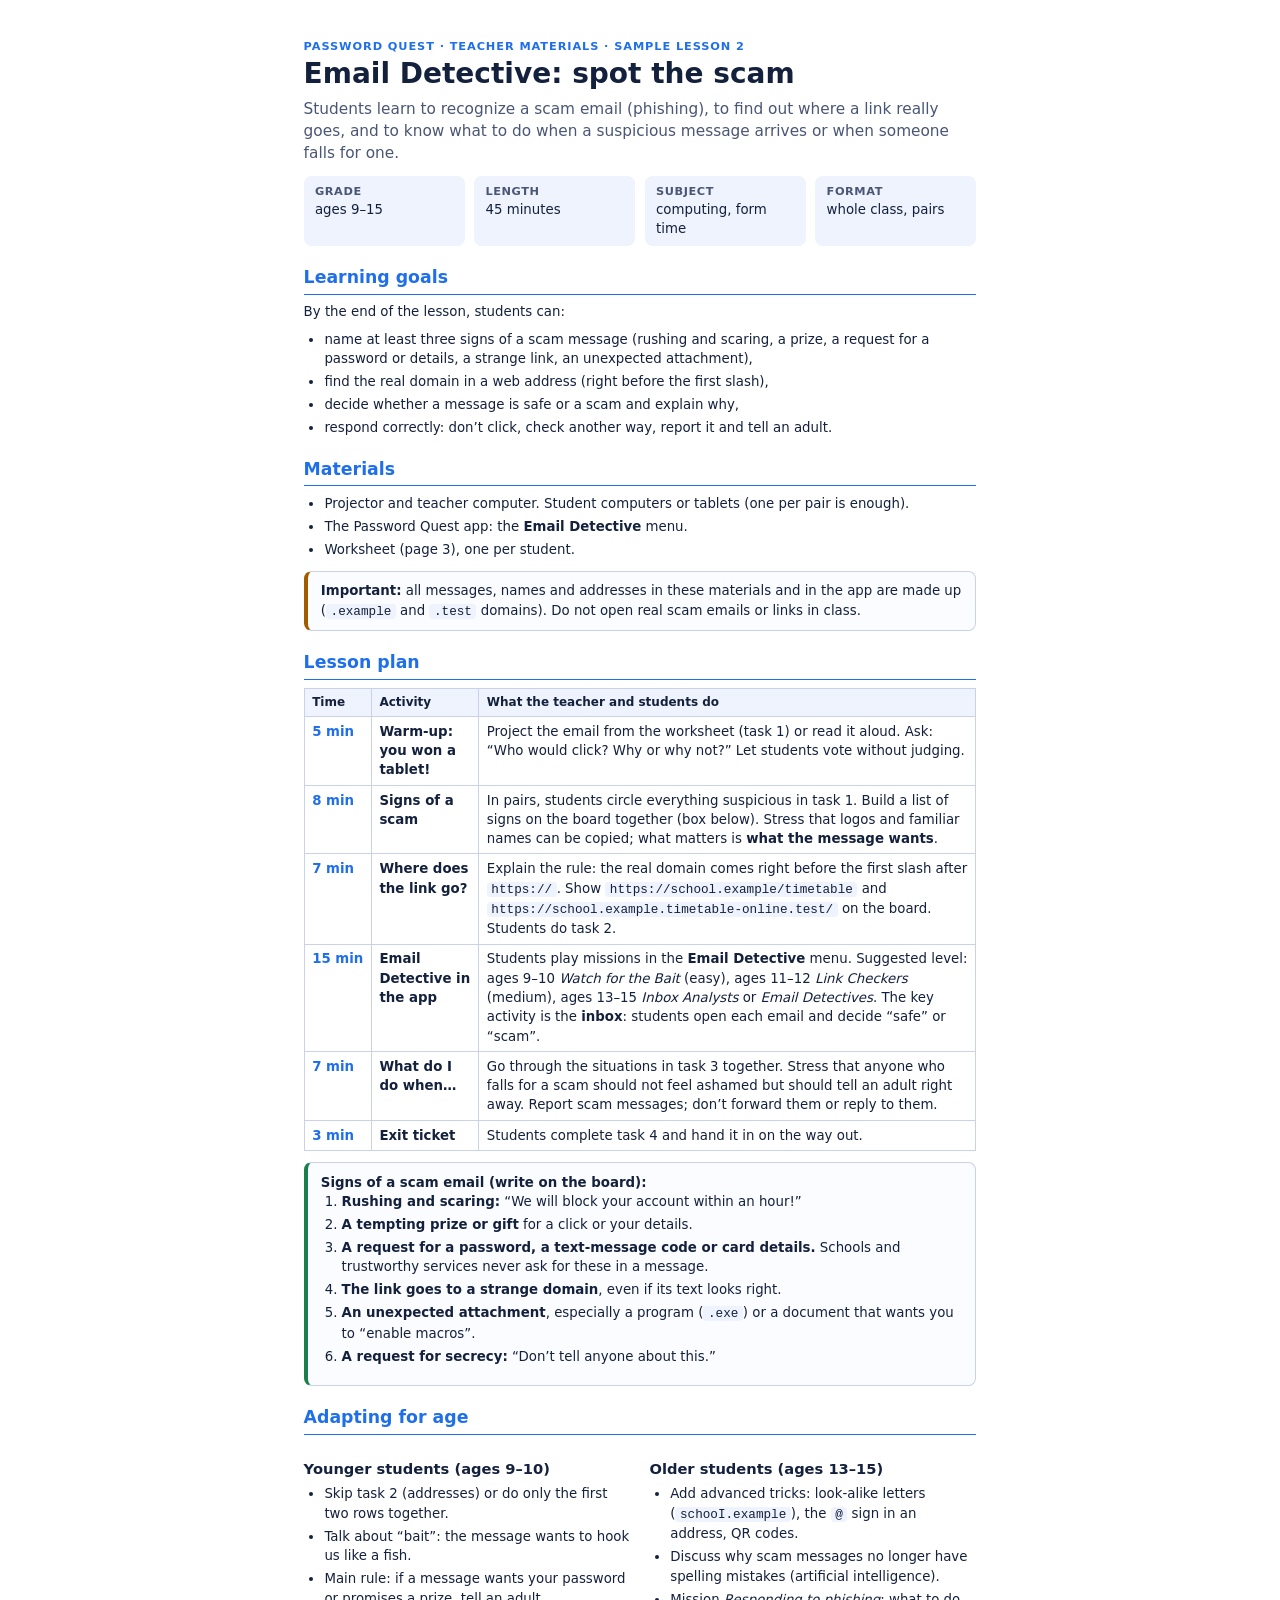
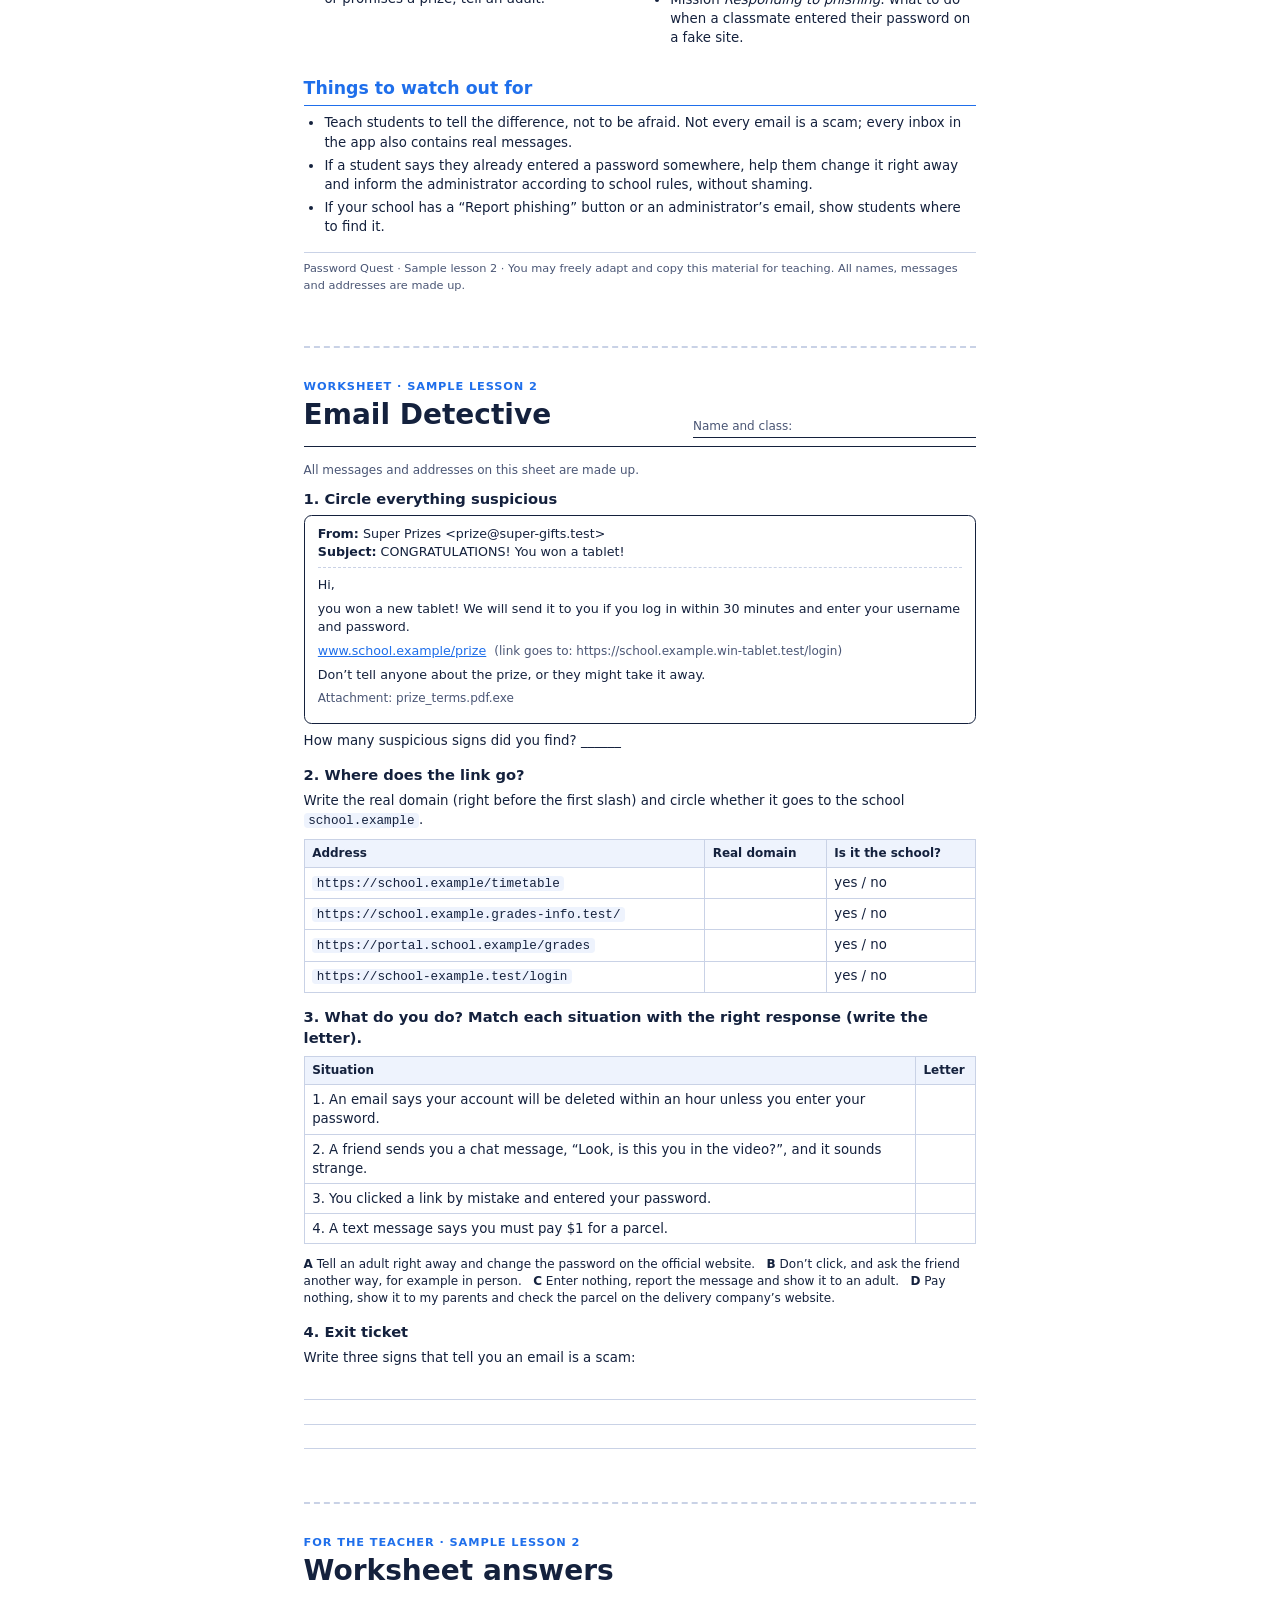
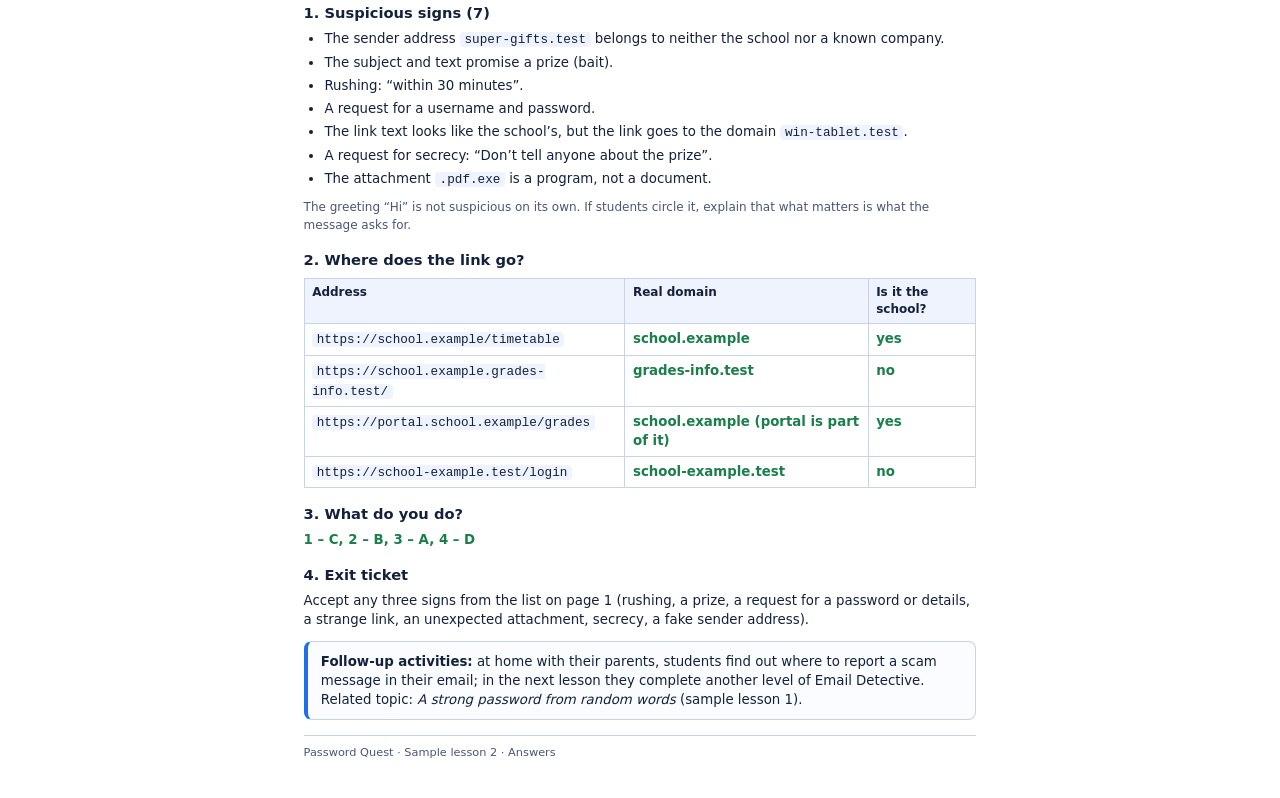
<file: materials/en/lesson-2-scam-emails.html>
<!doctype html>
<html lang="en">
<head>
<meta charset="utf-8">
<title>Sample lesson 2: Email Detective</title>
<link rel="stylesheet" href="../print.css">
</head>
<body>

<p class="eyebrow">Password Quest · Teacher materials · Sample lesson 2</p>
<h1>Email Detective: spot the scam</h1>
<p class="lead">Students learn to recognize a scam email (phishing), to find out where a link really goes, and to know what to do when a suspicious message arrives or when someone falls for one.</p>

<div class="meta">
  <div><strong>Grade</strong>ages 9–15</div>
  <div><strong>Length</strong>45 minutes</div>
  <div><strong>Subject</strong>computing, form time</div>
  <div><strong>Format</strong>whole class, pairs</div>
</div>

<h2>Learning goals</h2>
<p>By the end of the lesson, students can:</p>
<ul>
  <li>name at least three signs of a scam message (rushing and scaring, a prize, a request for a password or details, a strange link, an unexpected attachment),</li>
  <li>find the real domain in a web address (right before the first slash),</li>
  <li>decide whether a message is safe or a scam and explain why,</li>
  <li>respond correctly: don’t click, check another way, report it and tell an adult.</li>
</ul>

<h2>Materials</h2>
<ul>
  <li>Projector and teacher computer. Student computers or tablets (one per pair is enough).</li>
  <li>The Password Quest app: the <strong>Email Detective</strong> menu.</li>
  <li>Worksheet (page 3), one per student.</li>
</ul>

<div class="box warn">
  <strong>Important:</strong> all messages, names and addresses in these materials and in the app are made up (<code>.example</code> and <code>.test</code> domains). Do not open real scam emails or links in class.
</div>

<h2>Lesson plan</h2>
<table>
  <tr><th>Time</th><th>Activity</th><th>What the teacher and students do</th></tr>
  <tr><td class="min">5 min</td><td><strong>Warm-up: you won a tablet!</strong></td><td>Project the email from the worksheet (task 1) or read it aloud. Ask: “Who would click? Why or why not?” Let students vote without judging.</td></tr>
  <tr><td class="min">8 min</td><td><strong>Signs of a scam</strong></td><td>In pairs, students circle everything suspicious in task 1. Build a list of signs on the board together (box below). Stress that logos and familiar names can be copied; what matters is <strong>what the message wants</strong>.</td></tr>
  <tr><td class="min">7 min</td><td><strong>Where does the link go?</strong></td><td>Explain the rule: the real domain comes right before the first slash after <code>https://</code>. Show <code>https://school.example/timetable</code> and <code>https://school.example.timetable-online.test/</code> on the board. Students do task 2.</td></tr>
  <tr><td class="min">15 min</td><td><strong>Email Detective in the app</strong></td><td>Students play missions in the <strong>Email Detective</strong> menu. Suggested level: ages 9–10 <em>Watch for the Bait</em> (easy), ages 11–12 <em>Link Checkers</em> (medium), ages 13–15 <em>Inbox Analysts</em> or <em>Email Detectives</em>. The key activity is the <strong>inbox</strong>: students open each email and decide “safe” or “scam”.</td></tr>
  <tr><td class="min">7 min</td><td><strong>What do I do when…</strong></td><td>Go through the situations in task 3 together. Stress that anyone who falls for a scam should not feel ashamed but should tell an adult right away. Report scam messages; don’t forward them or reply to them.</td></tr>
  <tr><td class="min">3 min</td><td><strong>Exit ticket</strong></td><td>Students complete task 4 and hand it in on the way out.</td></tr>
</table>

<div class="box ok">
  <strong>Signs of a scam email (write on the board):</strong>
  <ol>
    <li><strong>Rushing and scaring:</strong> “We will block your account within an hour!”</li>
    <li><strong>A tempting prize or gift</strong> for a click or your details.</li>
    <li><strong>A request for a password, a text-message code or card details.</strong> Schools and trustworthy services never ask for these in a message.</li>
    <li><strong>The link goes to a strange domain</strong>, even if its text looks right.</li>
    <li><strong>An unexpected attachment</strong>, especially a program (<code>.exe</code>) or a document that wants you to “enable macros”.</li>
    <li><strong>A request for secrecy:</strong> “Don’t tell anyone about this.”</li>
  </ol>
</div>

<h2>Adapting for age</h2>
<div class="cols">
  <div>
    <h3>Younger students (ages 9–10)</h3>
    <ul>
      <li>Skip task 2 (addresses) or do only the first two rows together.</li>
      <li>Talk about “bait”: the message wants to hook us like a fish.</li>
      <li>Main rule: if a message wants your password or promises a prize, tell an adult.</li>
    </ul>
  </div>
  <div>
    <h3>Older students (ages 13–15)</h3>
    <ul>
      <li>Add advanced tricks: look-alike letters (<code>schooI.example</code>), the <code>@</code> sign in an address, QR codes.</li>
      <li>Discuss why scam messages no longer have spelling mistakes (artificial intelligence).</li>
      <li>Mission <em>Responding to phishing</em>: what to do when a classmate entered their password on a fake site.</li>
    </ul>
  </div>
</div>

<h2>Things to watch out for</h2>
<ul>
  <li>Teach students to tell the difference, not to be afraid. Not every email is a scam; every inbox in the app also contains real messages.</li>
  <li>If a student says they already entered a password somewhere, help them change it right away and inform the administrator according to school rules, without shaming.</li>
  <li>If your school has a “Report phishing” button or an administrator’s email, show students where to find it.</li>
</ul>

<footer>Password Quest · Sample lesson 2 · You may freely adapt and copy this material for teaching. All names, messages and addresses are made up.</footer>

<section class="page">
  <div class="sheet-head">
    <div><p class="eyebrow">Worksheet · Sample lesson 2</p><h1>Email Detective</h1></div>
    <div class="name">Name and class:</div>
  </div>
  <p class="small muted">All messages and addresses on this sheet are made up.</p>

  <div class="task">
    <h3>1. Circle everything suspicious</h3>
    <div class="mail">
      <div class="hd">
        <div><strong>From:</strong> Super Prizes &lt;prize@super-gifts.test&gt;</div>
        <div><strong>Subject:</strong> CONGRATULATIONS! You won a tablet!</div>
      </div>
      <p>Hi,</p>
      <p>you won a new tablet! We will send it to you if you log in within 30 minutes and enter your username and password.</p>
      <p><span class="lnk">www.school.example/prize</span> &nbsp;<span class="small muted">(link goes to: https://school.example.win-tablet.test/login)</span></p>
      <p>Don’t tell anyone about the prize, or they might take it away.</p>
      <p class="small muted">Attachment: prize_terms.pdf.exe</p>
    </div>
    <p style="margin-top:2mm">How many suspicious signs did you find? ______</p>
  </div>

  <div class="task">
    <h3>2. Where does the link go?</h3>
    <p>Write the real domain (right before the first slash) and circle whether it goes to the school <code>school.example</code>.</p>
    <table>
      <tr><th>Address</th><th>Real domain</th><th>Is it the school?</th></tr>
      <tr><td><code>https://school.example/timetable</code></td><td></td><td>yes / no</td></tr>
      <tr><td><code>https://school.example.grades-info.test/</code></td><td></td><td>yes / no</td></tr>
      <tr><td><code>https://portal.school.example/grades</code></td><td></td><td>yes / no</td></tr>
      <tr><td><code>https://school-example.test/login</code></td><td></td><td>yes / no</td></tr>
    </table>
  </div>

  <div class="task">
    <h3>3. What do you do? Match each situation with the right response (write the letter).</h3>
    <table>
      <tr><th>Situation</th><th style="width:16mm">Letter</th></tr>
      <tr><td>1. An email says your account will be deleted within an hour unless you enter your password.</td><td></td></tr>
      <tr><td>2. A friend sends you a chat message, “Look, is this you in the video?”, and it sounds strange.</td><td></td></tr>
      <tr><td>3. You clicked a link by mistake and entered your password.</td><td></td></tr>
      <tr><td>4. A text message says you must pay $1 for a parcel.</td><td></td></tr>
    </table>
    <p class="small"><strong>A</strong> Tell an adult right away and change the password on the official website. &nbsp; <strong>B</strong> Don’t click, and ask the friend another way, for example in person. &nbsp; <strong>C</strong> Enter nothing, report the message and show it to an adult. &nbsp; <strong>D</strong> Pay nothing, show it to my parents and check the parcel on the delivery company’s website.</p>
  </div>

  <div class="task">
    <h3>4. Exit ticket</h3>
    <p>Write three signs that tell you an email is a scam:</p>
    <div class="lines"><div></div><div></div><div></div></div>
  </div>
</section>

<section class="page">
  <p class="eyebrow">For the teacher · Sample lesson 2</p>
  <h1>Worksheet answers</h1>

  <h3>1. Suspicious signs (7)</h3>
  <ul>
    <li>The sender address <code>super-gifts.test</code> belongs to neither the school nor a known company.</li>
    <li>The subject and text promise a prize (bait).</li>
    <li>Rushing: “within 30 minutes”.</li>
    <li>A request for a username and password.</li>
    <li>The link text looks like the school’s, but the link goes to the domain <code>win-tablet.test</code>.</li>
    <li>A request for secrecy: “Don’t tell anyone about the prize”.</li>
    <li>The attachment <code>.pdf.exe</code> is a program, not a document.</li>
  </ul>
  <p class="small muted">The greeting “Hi” is not suspicious on its own. If students circle it, explain that what matters is what the message asks for.</p>

  <h3>2. Where does the link go?</h3>
  <table>
    <tr><th>Address</th><th>Real domain</th><th>Is it the school?</th></tr>
    <tr><td><code>https://school.example/timetable</code></td><td class="answer">school.example</td><td class="answer">yes</td></tr>
    <tr><td><code>https://school.example.grades-info.test/</code></td><td class="answer">grades-info.test</td><td class="answer">no</td></tr>
    <tr><td><code>https://portal.school.example/grades</code></td><td class="answer">school.example (portal is part of it)</td><td class="answer">yes</td></tr>
    <tr><td><code>https://school-example.test/login</code></td><td class="answer">school-example.test</td><td class="answer">no</td></tr>
  </table>

  <h3>3. What do you do?</h3>
  <p><span class="answer">1 – C, 2 – B, 3 – A, 4 – D</span></p>

  <h3>4. Exit ticket</h3>
  <p>Accept any three signs from the list on page 1 (rushing, a prize, a request for a password or details, a strange link, an unexpected attachment, secrecy, a fake sender address).</p>

  <div class="box">
    <strong>Follow-up activities:</strong> at home with their parents, students find out where to report a scam message in their email; in the next lesson they complete another level of Email Detective. Related topic: <em>A strong password from random words</em> (sample lesson 1).
  </div>

  <footer>Password Quest · Sample lesson 2 · Answers</footer>
</section>

</body>
</html>
</file>
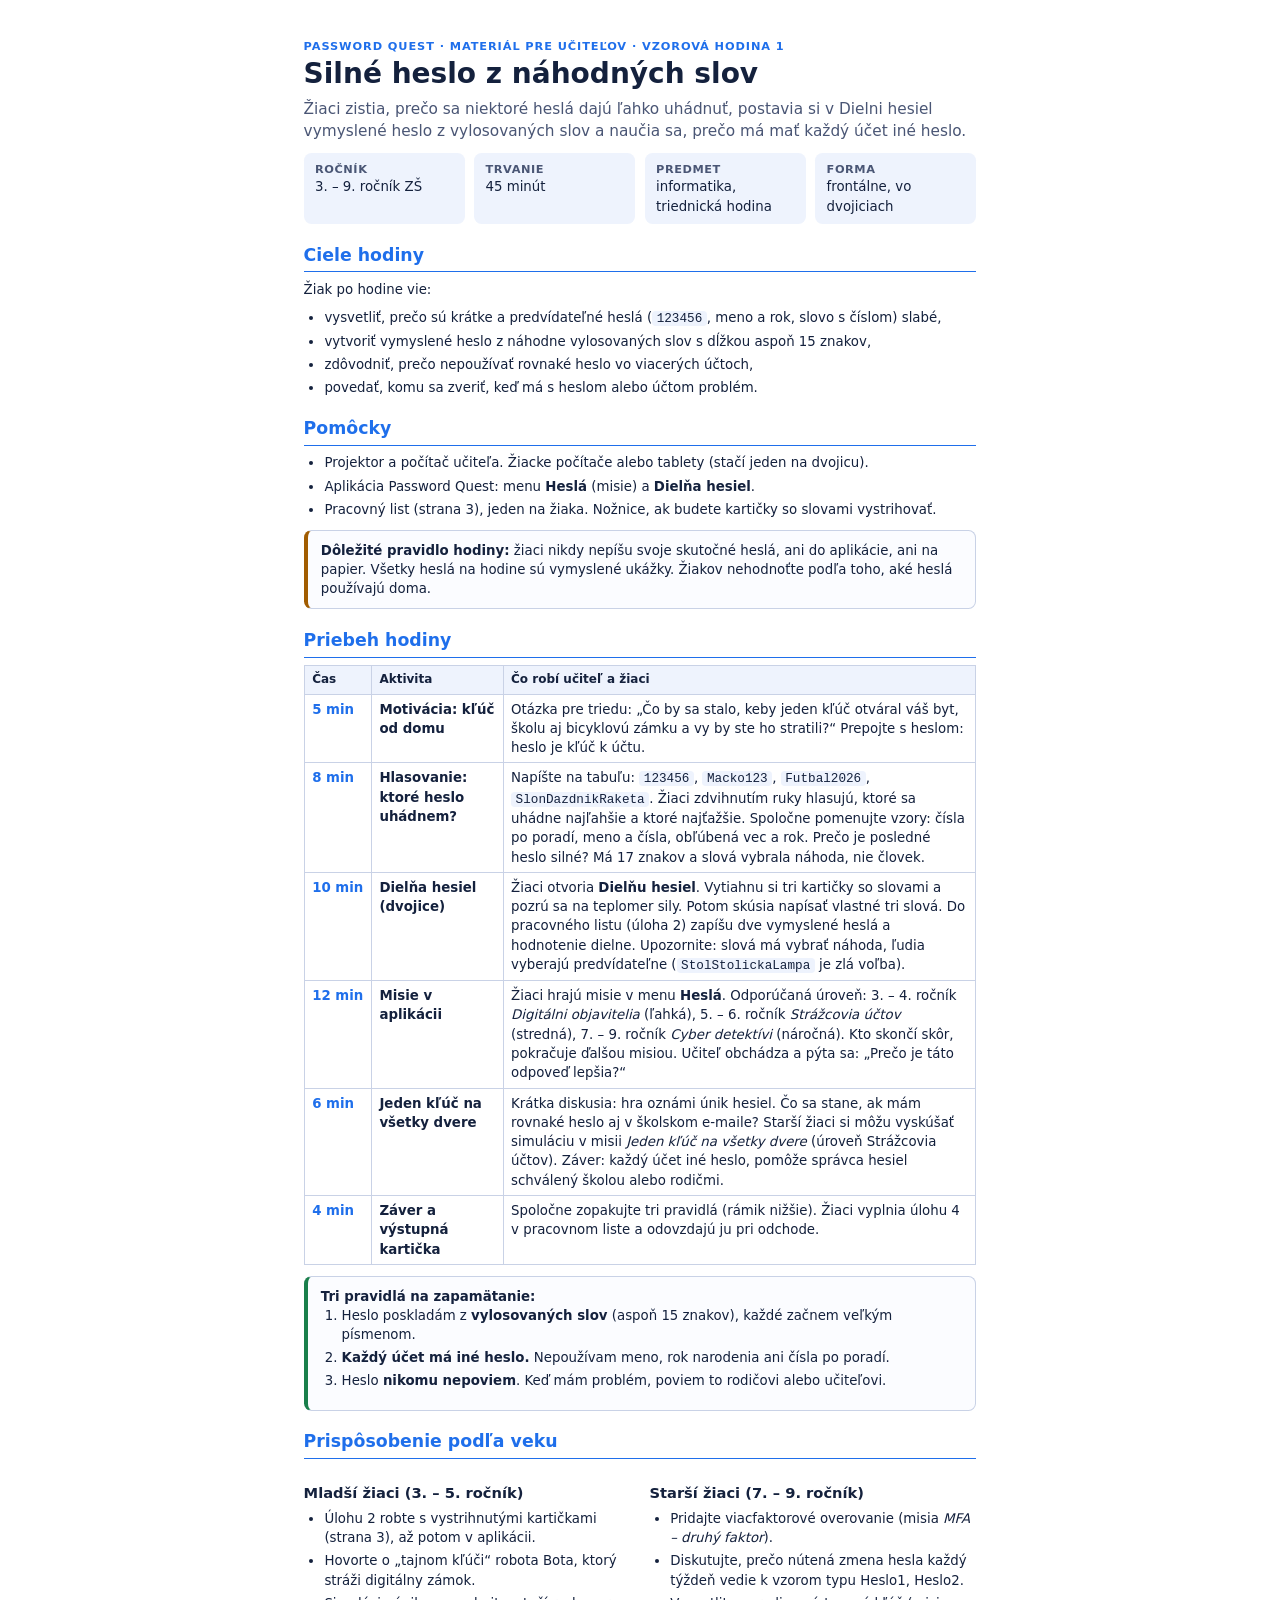
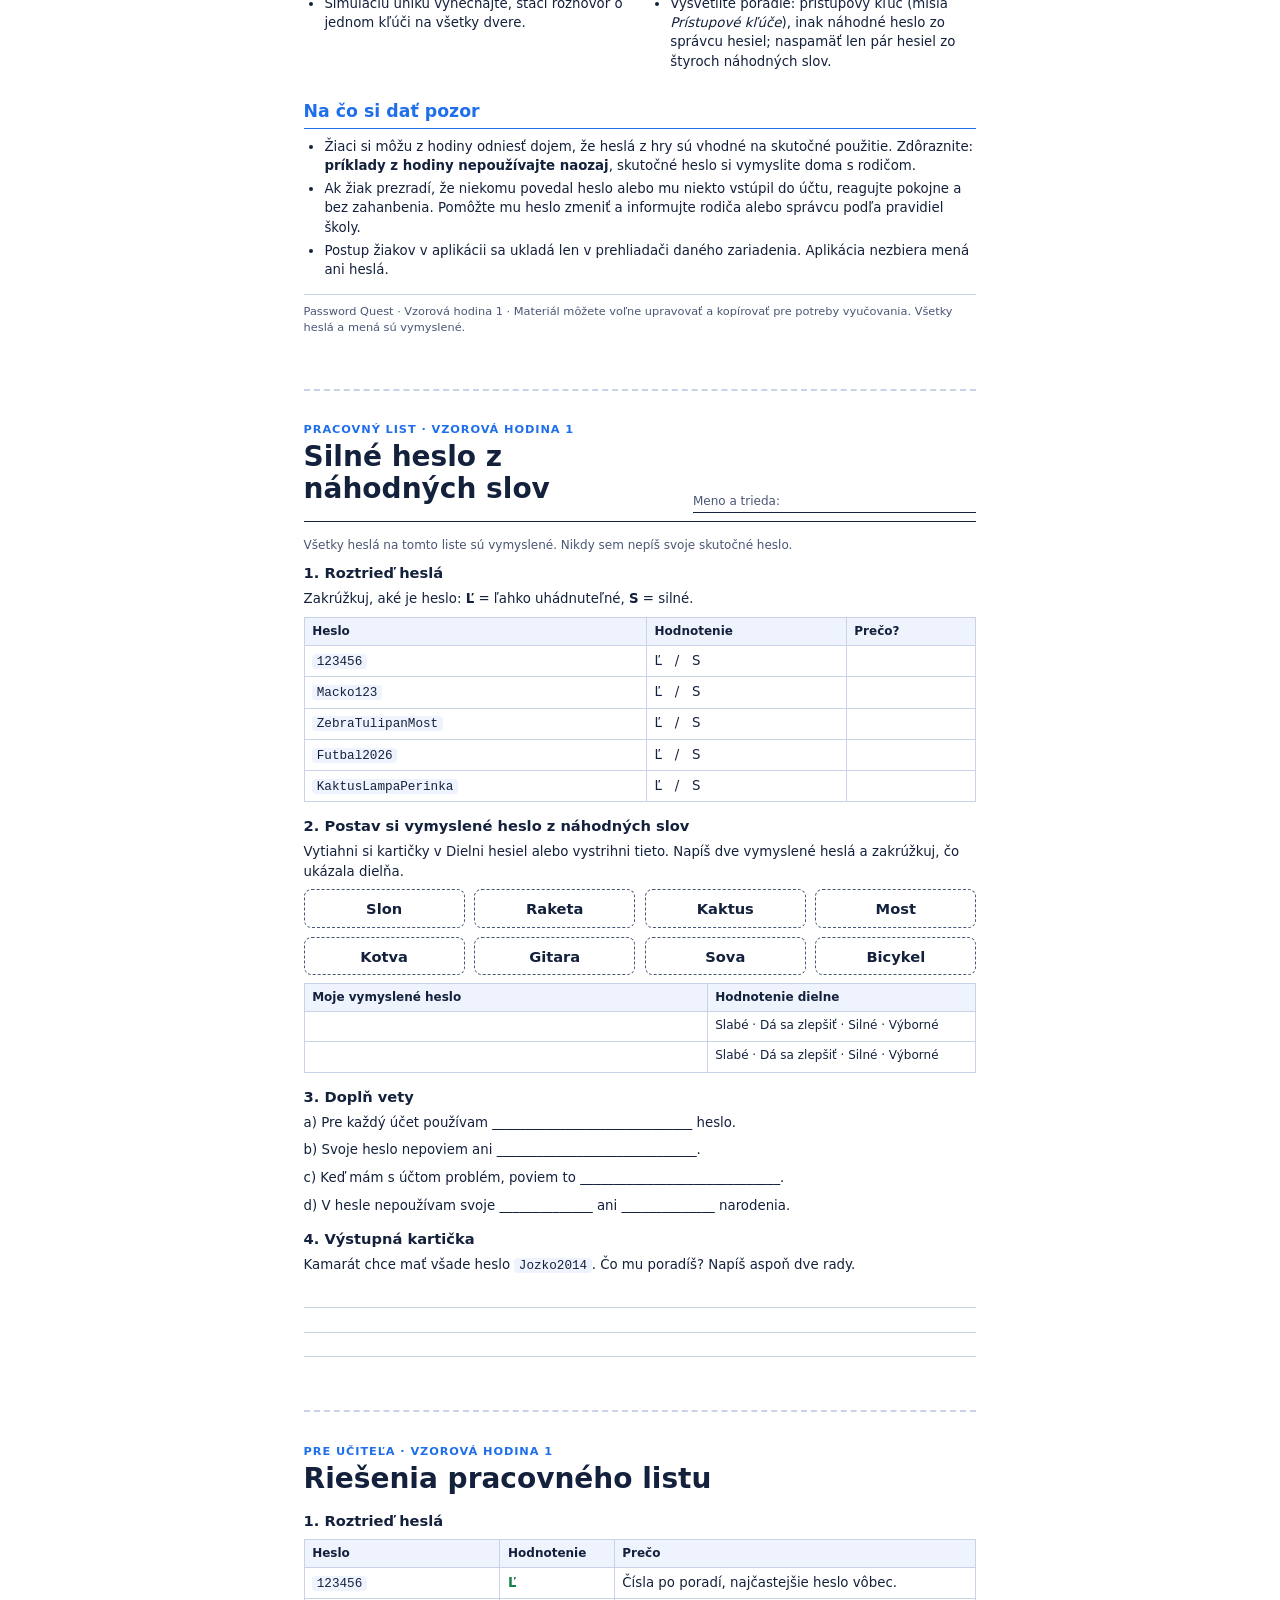
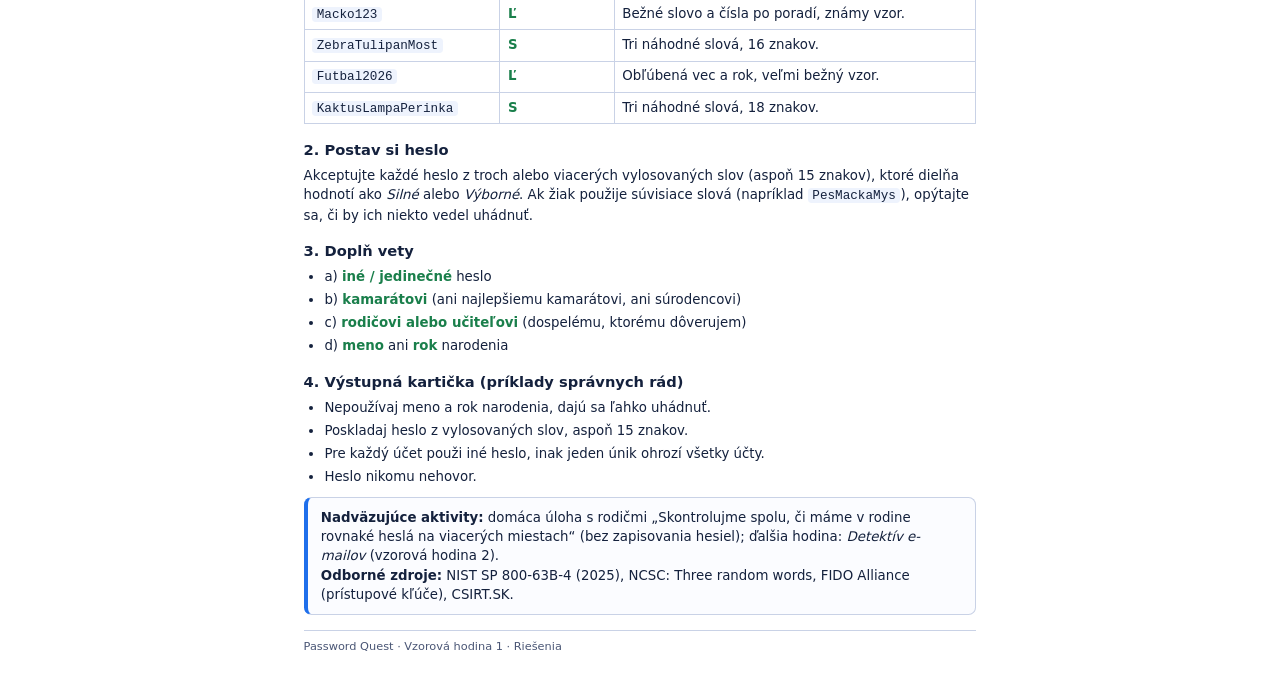
<file: materials/sk/hodina-1-bezpecne-hesla.html>
<!doctype html>
<html lang="sk">
<head>
<meta charset="utf-8">
<title>Vzorová hodina 1: Silné heslo z náhodných slov</title>
<link rel="stylesheet" href="../print.css">
</head>
<body>

<p class="eyebrow">Password Quest · Materiál pre učiteľov · Vzorová hodina 1</p>
<h1>Silné heslo z náhodných slov</h1>
<p class="lead">Žiaci zistia, prečo sa niektoré heslá dajú ľahko uhádnuť, postavia si v Dielni hesiel vymyslené heslo z vylosovaných slov a naučia sa, prečo má mať každý účet iné heslo.</p>

<div class="meta">
  <div><strong>Ročník</strong>3. – 9. ročník ZŠ</div>
  <div><strong>Trvanie</strong>45 minút</div>
  <div><strong>Predmet</strong>informatika, triednická hodina</div>
  <div><strong>Forma</strong>frontálne, vo dvojiciach</div>
</div>

<h2>Ciele hodiny</h2>
<p>Žiak po hodine vie:</p>
<ul>
  <li>vysvetliť, prečo sú krátke a predvídateľné heslá (<code>123456</code>, meno a rok, slovo s číslom) slabé,</li>
  <li>vytvoriť vymyslené heslo z náhodne vylosovaných slov s dĺžkou aspoň 15 znakov,</li>
  <li>zdôvodniť, prečo nepoužívať rovnaké heslo vo viacerých účtoch,</li>
  <li>povedať, komu sa zveriť, keď má s heslom alebo účtom problém.</li>
</ul>

<h2>Pomôcky</h2>
<ul>
  <li>Projektor a počítač učiteľa. Žiacke počítače alebo tablety (stačí jeden na dvojicu).</li>
  <li>Aplikácia Password Quest: menu <strong>Heslá</strong> (misie) a <strong>Dielňa hesiel</strong>.</li>
  <li>Pracovný list (strana 3), jeden na žiaka. Nožnice, ak budete kartičky so slovami vystrihovať.</li>
</ul>

<div class="box warn">
  <strong>Dôležité pravidlo hodiny:</strong> žiaci nikdy nepíšu svoje skutočné heslá, ani do aplikácie, ani na papier. Všetky heslá na hodine sú vymyslené ukážky. Žiakov nehodnoťte podľa toho, aké heslá používajú doma.
</div>

<h2>Priebeh hodiny</h2>
<table>
  <tr><th>Čas</th><th>Aktivita</th><th>Čo robí učiteľ a žiaci</th></tr>
  <tr><td class="min">5 min</td><td><strong>Motivácia: kľúč od domu</strong></td><td>Otázka pre triedu: „Čo by sa stalo, keby jeden kľúč otváral váš byt, školu aj bicyklovú zámku a vy by ste ho stratili?“ Prepojte s heslom: heslo je kľúč k účtu.</td></tr>
  <tr><td class="min">8 min</td><td><strong>Hlasovanie: ktoré heslo uhádnem?</strong></td><td>Napíšte na tabuľu: <code>123456</code>, <code>Macko123</code>, <code>Futbal2026</code>, <code>SlonDazdnikRaketa</code>. Žiaci zdvihnutím ruky hlasujú, ktoré sa uhádne najľahšie a ktoré najťažšie. Spoločne pomenujte vzory: čísla po poradí, meno a čísla, obľúbená vec a rok. Prečo je posledné heslo silné? Má 17 znakov a slová vybrala náhoda, nie človek.</td></tr>
  <tr><td class="min">10 min</td><td><strong>Dielňa hesiel (dvojice)</strong></td><td>Žiaci otvoria <strong>Dielňu hesiel</strong>. Vytiahnu si tri kartičky so slovami a pozrú sa na teplomer sily. Potom skúsia napísať vlastné tri slová. Do pracovného listu (úloha 2) zapíšu dve vymyslené heslá a hodnotenie dielne. Upozornite: slová má vybrať náhoda, ľudia vyberajú predvídateľne (<code>StolStolickaLampa</code> je zlá voľba).</td></tr>
  <tr><td class="min">12 min</td><td><strong>Misie v aplikácii</strong></td><td>Žiaci hrajú misie v menu <strong>Heslá</strong>. Odporúčaná úroveň: 3. – 4. ročník <em>Digitálni objavitelia</em> (ľahká), 5. – 6. ročník <em>Strážcovia účtov</em> (stredná), 7. – 9. ročník <em>Cyber detektívi</em> (náročná). Kto skončí skôr, pokračuje ďalšou misiou. Učiteľ obchádza a pýta sa: „Prečo je táto odpoveď lepšia?“</td></tr>
  <tr><td class="min">6 min</td><td><strong>Jeden kľúč na všetky dvere</strong></td><td>Krátka diskusia: hra oznámi únik hesiel. Čo sa stane, ak mám rovnaké heslo aj v školskom e-maile? Starší žiaci si môžu vyskúšať simuláciu v misii <em>Jeden kľúč na všetky dvere</em> (úroveň Strážcovia účtov). Záver: každý účet iné heslo, pomôže správca hesiel schválený školou alebo rodičmi.</td></tr>
  <tr><td class="min">4 min</td><td><strong>Záver a výstupná kartička</strong></td><td>Spoločne zopakujte tri pravidlá (rámik nižšie). Žiaci vyplnia úlohu 4 v pracovnom liste a odovzdajú ju pri odchode.</td></tr>
</table>

<div class="box ok">
  <strong>Tri pravidlá na zapamätanie:</strong>
  <ol>
    <li>Heslo poskladám z <strong>vylosovaných slov</strong> (aspoň 15 znakov), každé začnem veľkým písmenom.</li>
    <li><strong>Každý účet má iné heslo.</strong> Nepoužívam meno, rok narodenia ani čísla po poradí.</li>
    <li>Heslo <strong>nikomu nepoviem</strong>. Keď mám problém, poviem to rodičovi alebo učiteľovi.</li>
  </ol>
</div>

<h2>Prispôsobenie podľa veku</h2>
<div class="cols">
  <div>
    <h3>Mladší žiaci (3. – 5. ročník)</h3>
    <ul>
      <li>Úlohu 2 robte s vystrihnutými kartičkami (strana 3), až potom v aplikácii.</li>
      <li>Hovorte o „tajnom kľúči“ robota Bota, ktorý stráži digitálny zámok.</li>
      <li>Simuláciu úniku vynechajte, stačí rozhovor o jednom kľúči na všetky dvere.</li>
    </ul>
  </div>
  <div>
    <h3>Starší žiaci (7. – 9. ročník)</h3>
    <ul>
      <li>Pridajte viacfaktorové overovanie (misia <em>MFA – druhý faktor</em>).</li>
      <li>Diskutujte, prečo nútená zmena hesla každý týždeň vedie k vzorom typu Heslo1, Heslo2.</li>
      <li>Vysvetlite poradie: prístupový kľúč (misia <em>Prístupové kľúče</em>), inak náhodné heslo zo správcu hesiel; naspamäť len pár hesiel zo štyroch náhodných slov.</li>
    </ul>
  </div>
</div>

<h2>Na čo si dať pozor</h2>
<ul>
  <li>Žiaci si môžu z hodiny odniesť dojem, že heslá z hry sú vhodné na skutočné použitie. Zdôraznite: <strong>príklady z hodiny nepoužívajte naozaj</strong>, skutočné heslo si vymyslite doma s rodičom.</li>
  <li>Ak žiak prezradí, že niekomu povedal heslo alebo mu niekto vstúpil do účtu, reagujte pokojne a bez zahanbenia. Pomôžte mu heslo zmeniť a informujte rodiča alebo správcu podľa pravidiel školy.</li>
  <li>Postup žiakov v aplikácii sa ukladá len v prehliadači daného zariadenia. Aplikácia nezbiera mená ani heslá.</li>
</ul>

<footer>Password Quest · Vzorová hodina 1 · Materiál môžete voľne upravovať a kopírovať pre potreby vyučovania. Všetky heslá a mená sú vymyslené.</footer>

<!-- PRACOVNÝ LIST -->
<section class="page">
  <div class="sheet-head">
    <div><p class="eyebrow">Pracovný list · Vzorová hodina 1</p><h1>Silné heslo z náhodných slov</h1></div>
    <div class="name">Meno a trieda:</div>
  </div>
  <p class="small muted">Všetky heslá na tomto liste sú vymyslené. Nikdy sem nepíš svoje skutočné heslo.</p>

  <div class="task">
    <h3>1. Roztrieď heslá</h3>
    <p>Zakrúžkuj, aké je heslo: <strong>Ľ</strong> = ľahko uhádnuteľné, <strong>S</strong> = silné.</p>
    <table>
      <tr><th>Heslo</th><th>Hodnotenie</th><th>Prečo?</th></tr>
      <tr><td><code>123456</code></td><td>Ľ &nbsp; / &nbsp; S</td><td></td></tr>
      <tr><td><code>Macko123</code></td><td>Ľ &nbsp; / &nbsp; S</td><td></td></tr>
      <tr><td><code>ZebraTulipanMost</code></td><td>Ľ &nbsp; / &nbsp; S</td><td></td></tr>
      <tr><td><code>Futbal2026</code></td><td>Ľ &nbsp; / &nbsp; S</td><td></td></tr>
      <tr><td><code>KaktusLampaPerinka</code></td><td>Ľ &nbsp; / &nbsp; S</td><td></td></tr>
    </table>
  </div>

  <div class="task">
    <h3>2. Postav si vymyslené heslo z náhodných slov</h3>
    <p>Vytiahni si kartičky v Dielni hesiel alebo vystrihni tieto. Napíš dve vymyslené heslá a zakrúžkuj, čo ukázala dielňa.</p>
    <div class="cards"><span>Slon</span><span>Raketa</span><span>Kaktus</span><span>Most</span><span>Kotva</span><span>Gitara</span><span>Sova</span><span>Bicykel</span></div>
    <table>
      <tr><th style="width:60%">Moje vymyslené heslo</th><th>Hodnotenie dielne</th></tr>
      <tr><td style="height:8mm"></td><td class="small">Slabé · Dá sa zlepšiť · Silné · Výborné</td></tr>
      <tr><td style="height:8mm"></td><td class="small">Slabé · Dá sa zlepšiť · Silné · Výborné</td></tr>
    </table>
  </div>

  <div class="task">
    <h3>3. Doplň vety</h3>
    <p>a) Pre každý účet používam ______________________________ heslo.</p>
    <p>b) Svoje heslo nepoviem ani ______________________________.</p>
    <p>c) Keď mám s účtom problém, poviem to ______________________________.</p>
    <p>d) V hesle nepoužívam svoje ______________ ani ______________ narodenia.</p>
  </div>

  <div class="task">
    <h3>4. Výstupná kartička</h3>
    <p>Kamarát chce mať všade heslo <code>Jozko2014</code>. Čo mu poradíš? Napíš aspoň dve rady.</p>
    <div class="lines"><div></div><div></div><div></div></div>
  </div>
</section>

<!-- RIEŠENIA -->
<section class="page">
  <p class="eyebrow">Pre učiteľa · Vzorová hodina 1</p>
  <h1>Riešenia pracovného listu</h1>

  <h3>1. Roztrieď heslá</h3>
  <table>
    <tr><th>Heslo</th><th>Hodnotenie</th><th>Prečo</th></tr>
    <tr><td><code>123456</code></td><td class="answer">Ľ</td><td>Čísla po poradí, najčastejšie heslo vôbec.</td></tr>
    <tr><td><code>Macko123</code></td><td class="answer">Ľ</td><td>Bežné slovo a čísla po poradí, známy vzor.</td></tr>
    <tr><td><code>ZebraTulipanMost</code></td><td class="answer">S</td><td>Tri náhodné slová, 16 znakov.</td></tr>
    <tr><td><code>Futbal2026</code></td><td class="answer">Ľ</td><td>Obľúbená vec a rok, veľmi bežný vzor.</td></tr>
    <tr><td><code>KaktusLampaPerinka</code></td><td class="answer">S</td><td>Tri náhodné slová, 18 znakov.</td></tr>
  </table>

  <h3>2. Postav si heslo</h3>
  <p>Akceptujte každé heslo z troch alebo viacerých vylosovaných slov (aspoň 15 znakov), ktoré dielňa hodnotí ako <em>Silné</em> alebo <em>Výborné</em>. Ak žiak použije súvisiace slová (napríklad <code>PesMackaMys</code>), opýtajte sa, či by ich niekto vedel uhádnuť.</p>

  <h3>3. Doplň vety</h3>
  <ul>
    <li>a) <span class="answer">iné / jedinečné</span> heslo</li>
    <li>b) <span class="answer">kamarátovi</span> (ani najlepšiemu kamarátovi, ani súrodencovi)</li>
    <li>c) <span class="answer">rodičovi alebo učiteľovi</span> (dospelému, ktorému dôverujem)</li>
    <li>d) <span class="answer">meno</span> ani <span class="answer">rok</span> narodenia</li>
  </ul>

  <h3>4. Výstupná kartička (príklady správnych rád)</h3>
  <ul>
    <li>Nepoužívaj meno a rok narodenia, dajú sa ľahko uhádnuť.</li>
    <li>Poskladaj heslo z vylosovaných slov, aspoň 15 znakov.</li>
    <li>Pre každý účet použi iné heslo, inak jeden únik ohrozí všetky účty.</li>
    <li>Heslo nikomu nehovor.</li>
  </ul>

  <div class="box">
    <strong>Nadväzujúce aktivity:</strong> domáca úloha s rodičmi „Skontrolujme spolu, či máme v rodine rovnaké heslá na viacerých miestach“ (bez zapisovania hesiel); ďalšia hodina: <em>Detektív e-mailov</em> (vzorová hodina 2).<br><strong>Odborné zdroje:</strong> NIST SP 800-63B-4 (2025), NCSC: Three random words, FIDO Alliance (prístupové kľúče), CSIRT.SK.
  </div>

  <footer>Password Quest · Vzorová hodina 1 · Riešenia</footer>
</section>

</body>
</html>
</file>
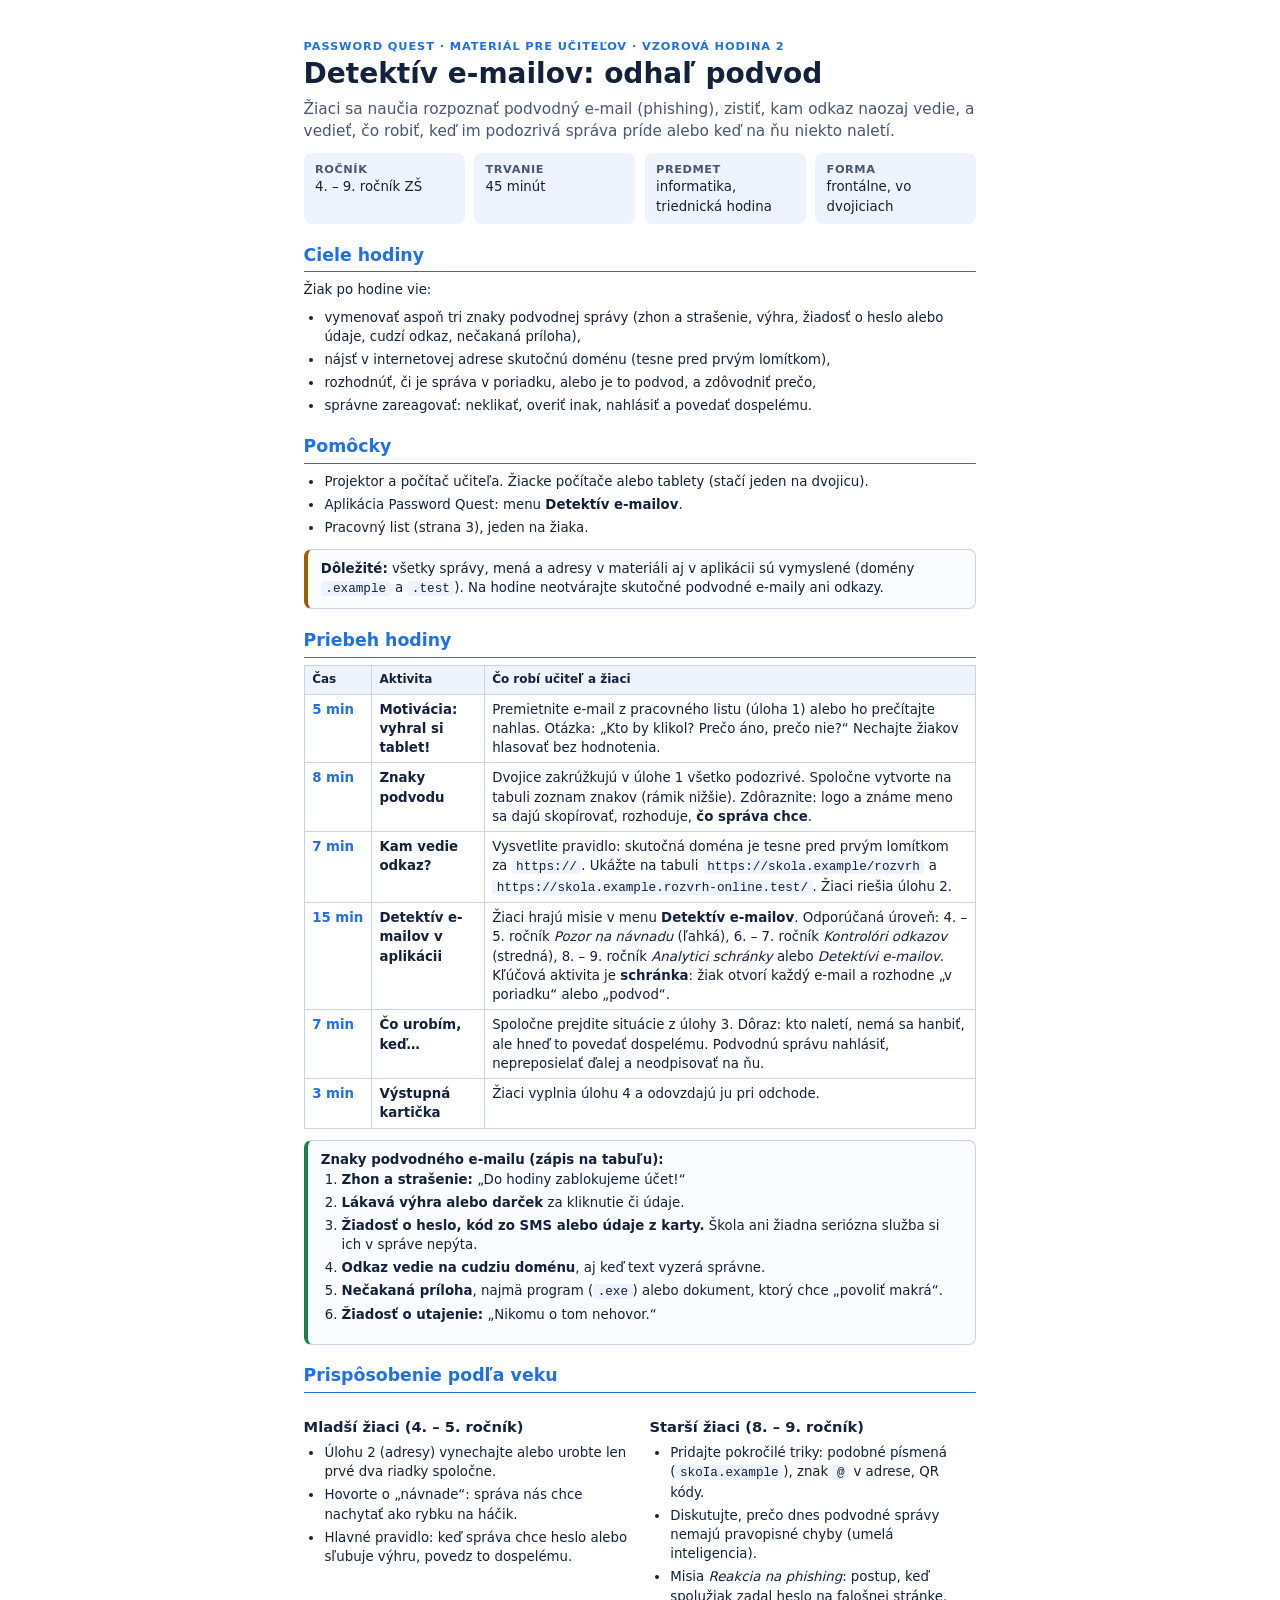
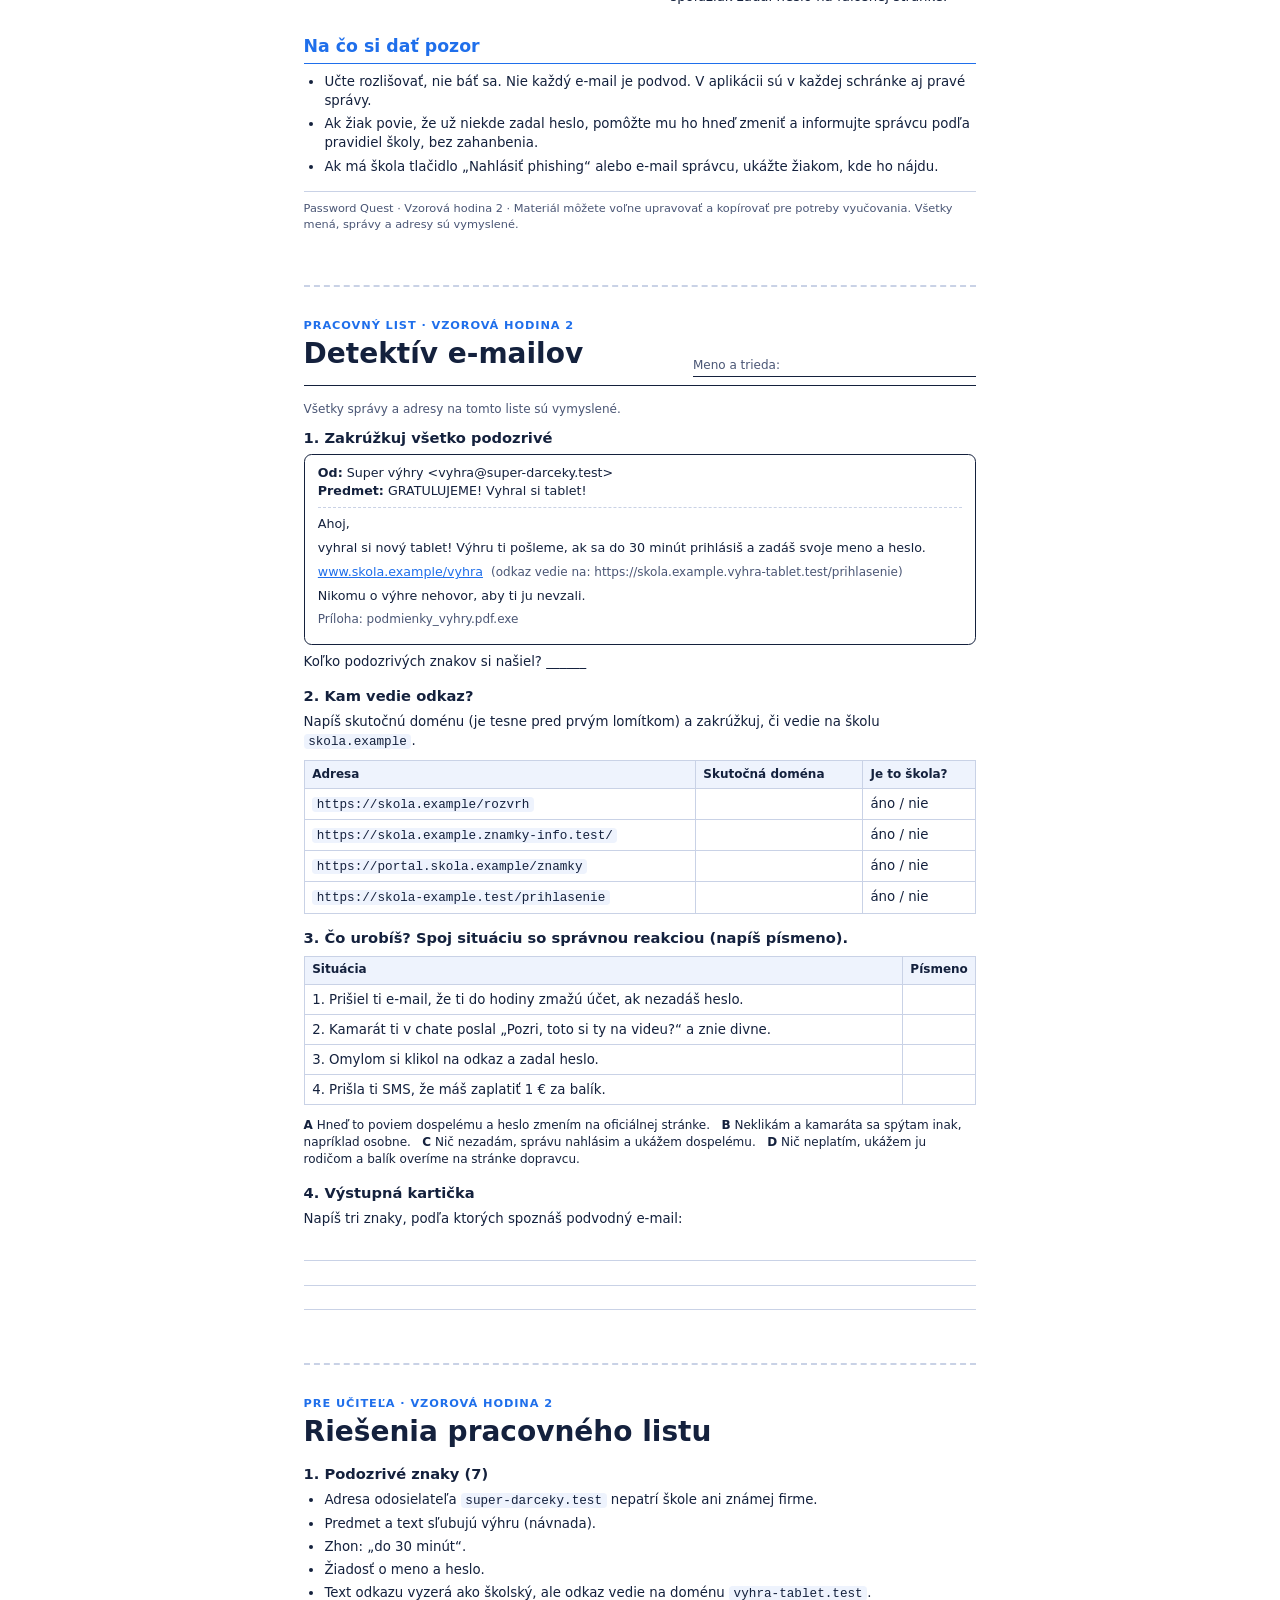
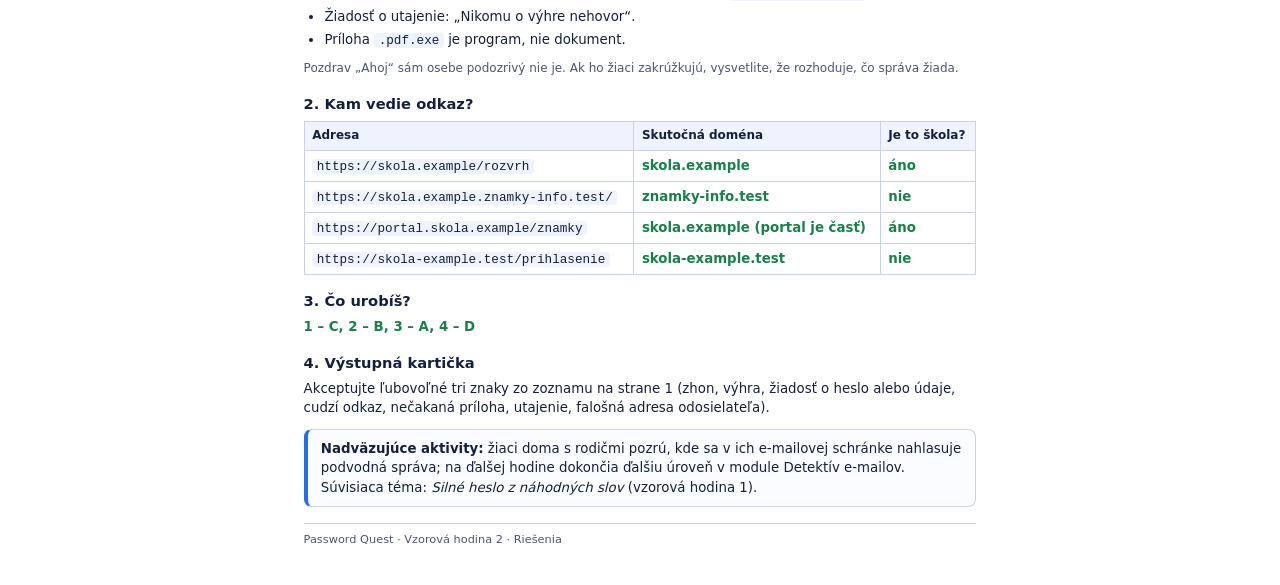
<file: materials/sk/hodina-2-podvodne-emaily.html>
<!doctype html>
<html lang="sk">
<head>
<meta charset="utf-8">
<title>Vzorová hodina 2: Detektív e-mailov</title>
<link rel="stylesheet" href="../print.css">
</head>
<body>

<p class="eyebrow">Password Quest · Materiál pre učiteľov · Vzorová hodina 2</p>
<h1>Detektív e-mailov: odhaľ podvod</h1>
<p class="lead">Žiaci sa naučia rozpoznať podvodný e-mail (phishing), zistiť, kam odkaz naozaj vedie, a vedieť, čo robiť, keď im podozrivá správa príde alebo keď na ňu niekto naletí.</p>

<div class="meta">
  <div><strong>Ročník</strong>4. – 9. ročník ZŠ</div>
  <div><strong>Trvanie</strong>45 minút</div>
  <div><strong>Predmet</strong>informatika, triednická hodina</div>
  <div><strong>Forma</strong>frontálne, vo dvojiciach</div>
</div>

<h2>Ciele hodiny</h2>
<p>Žiak po hodine vie:</p>
<ul>
  <li>vymenovať aspoň tri znaky podvodnej správy (zhon a strašenie, výhra, žiadosť o heslo alebo údaje, cudzí odkaz, nečakaná príloha),</li>
  <li>nájsť v internetovej adrese skutočnú doménu (tesne pred prvým lomítkom),</li>
  <li>rozhodnúť, či je správa v poriadku, alebo je to podvod, a zdôvodniť prečo,</li>
  <li>správne zareagovať: neklikať, overiť inak, nahlásiť a povedať dospelému.</li>
</ul>

<h2>Pomôcky</h2>
<ul>
  <li>Projektor a počítač učiteľa. Žiacke počítače alebo tablety (stačí jeden na dvojicu).</li>
  <li>Aplikácia Password Quest: menu <strong>Detektív e-mailov</strong>.</li>
  <li>Pracovný list (strana 3), jeden na žiaka.</li>
</ul>

<div class="box warn">
  <strong>Dôležité:</strong> všetky správy, mená a adresy v materiáli aj v aplikácii sú vymyslené (domény <code>.example</code> a <code>.test</code>). Na hodine neotvárajte skutočné podvodné e-maily ani odkazy.
</div>

<h2>Priebeh hodiny</h2>
<table>
  <tr><th>Čas</th><th>Aktivita</th><th>Čo robí učiteľ a žiaci</th></tr>
  <tr><td class="min">5 min</td><td><strong>Motivácia: vyhral si tablet!</strong></td><td>Premietnite e-mail z pracovného listu (úloha 1) alebo ho prečítajte nahlas. Otázka: „Kto by klikol? Prečo áno, prečo nie?“ Nechajte žiakov hlasovať bez hodnotenia.</td></tr>
  <tr><td class="min">8 min</td><td><strong>Znaky podvodu</strong></td><td>Dvojice zakrúžkujú v úlohe 1 všetko podozrivé. Spoločne vytvorte na tabuli zoznam znakov (rámik nižšie). Zdôraznite: logo a známe meno sa dajú skopírovať, rozhoduje, <strong>čo správa chce</strong>.</td></tr>
  <tr><td class="min">7 min</td><td><strong>Kam vedie odkaz?</strong></td><td>Vysvetlite pravidlo: skutočná doména je tesne pred prvým lomítkom za <code>https://</code>. Ukážte na tabuli <code>https://skola.example/rozvrh</code> a <code>https://skola.example.rozvrh-online.test/</code>. Žiaci riešia úlohu 2.</td></tr>
  <tr><td class="min">15 min</td><td><strong>Detektív e-mailov v aplikácii</strong></td><td>Žiaci hrajú misie v menu <strong>Detektív e-mailov</strong>. Odporúčaná úroveň: 4. – 5. ročník <em>Pozor na návnadu</em> (ľahká), 6. – 7. ročník <em>Kontrolóri odkazov</em> (stredná), 8. – 9. ročník <em>Analytici schránky</em> alebo <em>Detektívi e-mailov</em>. Kľúčová aktivita je <strong>schránka</strong>: žiak otvorí každý e-mail a rozhodne „v poriadku“ alebo „podvod“.</td></tr>
  <tr><td class="min">7 min</td><td><strong>Čo urobím, keď…</strong></td><td>Spoločne prejdite situácie z úlohy 3. Dôraz: kto naletí, nemá sa hanbiť, ale hneď to povedať dospelému. Podvodnú správu nahlásiť, nepreposielať ďalej a neodpisovať na ňu.</td></tr>
  <tr><td class="min">3 min</td><td><strong>Výstupná kartička</strong></td><td>Žiaci vyplnia úlohu 4 a odovzdajú ju pri odchode.</td></tr>
</table>

<div class="box ok">
  <strong>Znaky podvodného e-mailu (zápis na tabuľu):</strong>
  <ol>
    <li><strong>Zhon a strašenie:</strong> „Do hodiny zablokujeme účet!“</li>
    <li><strong>Lákavá výhra alebo darček</strong> za kliknutie či údaje.</li>
    <li><strong>Žiadosť o heslo, kód zo SMS alebo údaje z karty.</strong> Škola ani žiadna seriózna služba si ich v správe nepýta.</li>
    <li><strong>Odkaz vedie na cudziu doménu</strong>, aj keď text vyzerá správne.</li>
    <li><strong>Nečakaná príloha</strong>, najmä program (<code>.exe</code>) alebo dokument, ktorý chce „povoliť makrá“.</li>
    <li><strong>Žiadosť o utajenie:</strong> „Nikomu o tom nehovor.“</li>
  </ol>
</div>

<h2>Prispôsobenie podľa veku</h2>
<div class="cols">
  <div>
    <h3>Mladší žiaci (4. – 5. ročník)</h3>
    <ul>
      <li>Úlohu 2 (adresy) vynechajte alebo urobte len prvé dva riadky spoločne.</li>
      <li>Hovorte o „návnade“: správa nás chce nachytať ako rybku na háčik.</li>
      <li>Hlavné pravidlo: keď správa chce heslo alebo sľubuje výhru, povedz to dospelému.</li>
    </ul>
  </div>
  <div>
    <h3>Starší žiaci (8. – 9. ročník)</h3>
    <ul>
      <li>Pridajte pokročilé triky: podobné písmená (<code>skoIa.example</code>), znak <code>@</code> v adrese, QR kódy.</li>
      <li>Diskutujte, prečo dnes podvodné správy nemajú pravopisné chyby (umelá inteligencia).</li>
      <li>Misia <em>Reakcia na phishing</em>: postup, keď spolužiak zadal heslo na falošnej stránke.</li>
    </ul>
  </div>
</div>

<h2>Na čo si dať pozor</h2>
<ul>
  <li>Učte rozlišovať, nie báť sa. Nie každý e-mail je podvod. V aplikácii sú v každej schránke aj pravé správy.</li>
  <li>Ak žiak povie, že už niekde zadal heslo, pomôžte mu ho hneď zmeniť a informujte správcu podľa pravidiel školy, bez zahanbenia.</li>
  <li>Ak má škola tlačidlo „Nahlásiť phishing“ alebo e-mail správcu, ukážte žiakom, kde ho nájdu.</li>
</ul>

<footer>Password Quest · Vzorová hodina 2 · Materiál môžete voľne upravovať a kopírovať pre potreby vyučovania. Všetky mená, správy a adresy sú vymyslené.</footer>

<!-- PRACOVNÝ LIST -->
<section class="page">
  <div class="sheet-head">
    <div><p class="eyebrow">Pracovný list · Vzorová hodina 2</p><h1>Detektív e-mailov</h1></div>
    <div class="name">Meno a trieda:</div>
  </div>
  <p class="small muted">Všetky správy a adresy na tomto liste sú vymyslené.</p>

  <div class="task">
    <h3>1. Zakrúžkuj všetko podozrivé</h3>
    <div class="mail">
      <div class="hd">
        <div><strong>Od:</strong> Super výhry &lt;vyhra@super-darceky.test&gt;</div>
        <div><strong>Predmet:</strong> GRATULUJEME! Vyhral si tablet!</div>
      </div>
      <p>Ahoj,</p>
      <p>vyhral si nový tablet! Výhru ti pošleme, ak sa do 30 minút prihlásiš a zadáš svoje meno a heslo.</p>
      <p><span class="lnk">www.skola.example/vyhra</span> &nbsp;<span class="small muted">(odkaz vedie na: https://skola.example.vyhra-tablet.test/prihlasenie)</span></p>
      <p>Nikomu o výhre nehovor, aby ti ju nevzali.</p>
      <p class="small muted">Príloha: podmienky_vyhry.pdf.exe</p>
    </div>
    <p style="margin-top:2mm">Koľko podozrivých znakov si našiel? ______</p>
  </div>

  <div class="task">
    <h3>2. Kam vedie odkaz?</h3>
    <p>Napíš skutočnú doménu (je tesne pred prvým lomítkom) a zakrúžkuj, či vedie na školu <code>skola.example</code>.</p>
    <table>
      <tr><th>Adresa</th><th>Skutočná doména</th><th>Je to škola?</th></tr>
      <tr><td><code>https://skola.example/rozvrh</code></td><td></td><td>áno / nie</td></tr>
      <tr><td><code>https://skola.example.znamky-info.test/</code></td><td></td><td>áno / nie</td></tr>
      <tr><td><code>https://portal.skola.example/znamky</code></td><td></td><td>áno / nie</td></tr>
      <tr><td><code>https://skola-example.test/prihlasenie</code></td><td></td><td>áno / nie</td></tr>
    </table>
  </div>

  <div class="task">
    <h3>3. Čo urobíš? Spoj situáciu so správnou reakciou (napíš písmeno).</h3>
    <table>
      <tr><th>Situácia</th><th style="width:16mm">Písmeno</th></tr>
      <tr><td>1. Prišiel ti e-mail, že ti do hodiny zmažú účet, ak nezadáš heslo.</td><td></td></tr>
      <tr><td>2. Kamarát ti v chate poslal „Pozri, toto si ty na videu?“ a znie divne.</td><td></td></tr>
      <tr><td>3. Omylom si klikol na odkaz a zadal heslo.</td><td></td></tr>
      <tr><td>4. Prišla ti SMS, že máš zaplatiť 1 € za balík.</td><td></td></tr>
    </table>
    <p class="small"><strong>A</strong> Hneď to poviem dospelému a heslo zmením na oficiálnej stránke. &nbsp; <strong>B</strong> Neklikám a kamaráta sa spýtam inak, napríklad osobne. &nbsp; <strong>C</strong> Nič nezadám, správu nahlásim a ukážem dospelému. &nbsp; <strong>D</strong> Nič neplatím, ukážem ju rodičom a balík overíme na stránke dopravcu.</p>
  </div>

  <div class="task">
    <h3>4. Výstupná kartička</h3>
    <p>Napíš tri znaky, podľa ktorých spoznáš podvodný e-mail:</p>
    <div class="lines"><div></div><div></div><div></div></div>
  </div>
</section>

<!-- RIEŠENIA -->
<section class="page">
  <p class="eyebrow">Pre učiteľa · Vzorová hodina 2</p>
  <h1>Riešenia pracovného listu</h1>

  <h3>1. Podozrivé znaky (7)</h3>
  <ul>
    <li>Adresa odosielateľa <code>super-darceky.test</code> nepatrí škole ani známej firme.</li>
    <li>Predmet a text sľubujú výhru (návnada).</li>
    <li>Zhon: „do 30 minút“.</li>
    <li>Žiadosť o meno a heslo.</li>
    <li>Text odkazu vyzerá ako školský, ale odkaz vedie na doménu <code>vyhra-tablet.test</code>.</li>
    <li>Žiadosť o utajenie: „Nikomu o výhre nehovor“.</li>
    <li>Príloha <code>.pdf.exe</code> je program, nie dokument.</li>
  </ul>
  <p class="small muted">Pozdrav „Ahoj“ sám osebe podozrivý nie je. Ak ho žiaci zakrúžkujú, vysvetlite, že rozhoduje, čo správa žiada.</p>

  <h3>2. Kam vedie odkaz?</h3>
  <table>
    <tr><th>Adresa</th><th>Skutočná doména</th><th>Je to škola?</th></tr>
    <tr><td><code>https://skola.example/rozvrh</code></td><td class="answer">skola.example</td><td class="answer">áno</td></tr>
    <tr><td><code>https://skola.example.znamky-info.test/</code></td><td class="answer">znamky-info.test</td><td class="answer">nie</td></tr>
    <tr><td><code>https://portal.skola.example/znamky</code></td><td class="answer">skola.example (portal je časť)</td><td class="answer">áno</td></tr>
    <tr><td><code>https://skola-example.test/prihlasenie</code></td><td class="answer">skola-example.test</td><td class="answer">nie</td></tr>
  </table>

  <h3>3. Čo urobíš?</h3>
  <p><span class="answer">1 – C, 2 – B, 3 – A, 4 – D</span></p>

  <h3>4. Výstupná kartička</h3>
  <p>Akceptujte ľubovoľné tri znaky zo zoznamu na strane 1 (zhon, výhra, žiadosť o heslo alebo údaje, cudzí odkaz, nečakaná príloha, utajenie, falošná adresa odosielateľa).</p>

  <div class="box">
    <strong>Nadväzujúce aktivity:</strong> žiaci doma s rodičmi pozrú, kde sa v ich e-mailovej schránke nahlasuje podvodná správa; na ďalšej hodine dokončia ďalšiu úroveň v module Detektív e-mailov. Súvisiaca téma: <em>Silné heslo z náhodných slov</em> (vzorová hodina 1).
  </div>

  <footer>Password Quest · Vzorová hodina 2 · Riešenia</footer>
</section>

</body>
</html>
</file>
<file: css/styles.css>
/* Password Quest – dizajnový systém. Tmavý herný štýl, veľké ovládacie prvky, rešpektovanie obmedzenia pohybu. */
:root {
  --bg: #0a1230;
  --bg2: #0f1d52;
  --surface: rgba(255, 255, 255, 0.07);
  --surface-2: rgba(255, 255, 255, 0.12);
  --border: rgba(255, 255, 255, 0.16);
  --text: #eaf1ff;
  --muted: #b3c0e4;
  --cyan: #2de2e6;
  --blue: #4c8dff;
  --purple: #a98bff;
  --green: #3ddc97;
  --amber: #ffb84d;
  --coral: #ff7f90;
  --ink: #04102b;
  --radius: 22px;
  --radius-sm: 14px;
  --accent: var(--cyan);
  --shadow: 0 10px 30px rgba(0, 0, 0, 0.35);
  color-scheme: dark;
  --font: system-ui, -apple-system, 'Segoe UI', Roboto, 'Helvetica Neue', Arial, sans-serif;
}

* { box-sizing: border-box; }
html { -webkit-text-size-adjust: 100%; }
body {
  margin: 0;
  font-family: var(--font);
  font-size: 1.0625rem;
  line-height: 1.55;
  color: var(--text);
  background: var(--bg);
  background-image:
    radial-gradient(900px 500px at 10% -10%, rgba(45, 226, 230, 0.18), transparent 60%),
    radial-gradient(800px 500px at 100% 0%, rgba(169, 139, 255, 0.2), transparent 60%),
    linear-gradient(180deg, var(--bg) 0%, var(--bg2) 100%);
  background-attachment: fixed;
  min-height: 100vh;
  display: flex;
  flex-direction: column;
  overflow-wrap: anywhere;
}

h1, h2, h3 { line-height: 1.2; margin: 0 0 0.5em; }
h1 { font-size: clamp(1.7rem, 4vw, 2.4rem); }
h2 { font-size: clamp(1.35rem, 3vw, 1.7rem); margin-top: 1.4em; }
h3 { font-size: 1.15rem; }
p { margin: 0 0 0.8em; }
a { color: var(--cyan); }
code { font-family: ui-monospace, SFMono-Regular, Menlo, monospace; background: rgba(0, 0, 0, 0.3); padding: 0.1em 0.4em; border-radius: 6px; overflow-wrap: anywhere; }
:focus-visible { outline: 3px solid var(--cyan); outline-offset: 3px; border-radius: 8px; }
[tabindex='-1']:focus { outline: none; } /* nadpisy a hlavný obsah dostávajú fokus len kvôli čítačkám obrazovky */
[hidden] { display: none !important; }

.container { width: 100%; max-width: 1100px; margin: 0 auto; padding: 24px 16px 48px; flex: 1; }
.footer { padding-top: 0; padding-bottom: 24px; color: var(--muted); font-size: 0.9rem; flex: 0; }
.sr-only { position: absolute; width: 1px; height: 1px; padding: 0; margin: -1px; overflow: hidden; clip: rect(0, 0, 0, 0); border: 0; white-space: nowrap; }
.skip-link { position: absolute; left: -999px; top: 8px; background: #fff; color: #000; padding: 10px 14px; border-radius: 10px; z-index: 100; }
.skip-link:focus { left: 8px; }
.muted { color: var(--muted); }
.small { font-size: 0.9rem; }
.block { display: block; }
.lead { font-size: 1.15rem; color: #d6e2ff; }
.eyebrow { text-transform: uppercase; letter-spacing: 0.08em; font-size: 0.8rem; color: var(--accent); font-weight: 700; margin: 0 0 0.4em; }
.ok-text { color: var(--green); display: flex; gap: 8px; align-items: flex-start; }
.bad-text { color: var(--amber); display: flex; gap: 8px; align-items: flex-start; }

.icon { display: inline-flex; vertical-align: middle; flex: 0 0 auto; }
.icon svg { display: block; }

/* Horná lišta */
.topbar { position: sticky; top: 0; z-index: 20; display: flex; flex-wrap: wrap; align-items: center; gap: 8px 16px; padding: 10px 16px; background: rgba(10, 18, 48, 0.88); backdrop-filter: blur(10px); border-bottom: 1px solid var(--border); }
.brand { display: inline-flex; align-items: center; gap: 10px; font-weight: 800; letter-spacing: 0.06em; color: var(--text); text-decoration: none; font-size: 1.05rem; min-height: 48px; }
.brand .icon { color: var(--cyan); }
.topbar nav { flex: 1 1 auto; }
.topbar ul { list-style: none; margin: 0; padding: 0; display: flex; flex-wrap: wrap; gap: 6px; }
.topbar nav a { display: inline-flex; align-items: center; gap: 8px; min-height: 48px; padding: 0 14px; border-radius: 999px; color: var(--text); text-decoration: none; font-weight: 600; }
.topbar nav a:hover { background: var(--surface-2); }
.topbar nav a[aria-current='page'] { background: rgba(45, 226, 230, 0.18); box-shadow: inset 0 0 0 2px var(--cyan); }
.topbar-end { display: flex; align-items: center; gap: 10px; margin-left: auto; }
.lang-switch { display: inline-flex; border: 1px solid var(--border); border-radius: 999px; padding: 3px; background: rgba(0, 0, 0, 0.25); }
.lang-btn { font: inherit; font-weight: 800; font-size: 0.9rem; letter-spacing: 0.04em; color: var(--muted); background: transparent; border: 0; border-radius: 999px; min-width: 48px; min-height: 40px; padding: 0 12px; cursor: pointer; }
.lang-btn:hover { color: var(--text); }
.lang-btn[aria-pressed='true'] { background: linear-gradient(135deg, var(--cyan), var(--blue)); color: var(--ink); }
.table-wrap { overflow-x: auto; }

/* Tlačidlá */
.btn { display: inline-flex; align-items: center; justify-content: center; gap: 8px; min-height: 48px; padding: 10px 20px; border-radius: 999px; border: 2px solid transparent; font: inherit; font-weight: 700; text-decoration: none; cursor: pointer; color: var(--text); background: var(--surface-2); transition: transform 0.12s ease, background 0.15s ease, box-shadow 0.15s ease; text-align: center; }
.btn:hover { transform: translateY(-1px); }
.btn:active { transform: translateY(0); }
.btn:disabled { opacity: 0.5; cursor: not-allowed; transform: none; }
.btn-primary { background: linear-gradient(135deg, var(--cyan), var(--blue)); color: var(--ink); box-shadow: 0 6px 18px rgba(45, 226, 230, 0.28); }
.btn-secondary { background: var(--surface); border-color: var(--border); }
.btn-secondary:hover { background: var(--surface-2); }
.btn-ghost { background: transparent; color: var(--text); }
.btn-ghost:hover { background: var(--surface); }
.btn-danger { background: var(--coral); color: #2b0710; }
.btn-lg { min-height: 56px; padding: 12px 26px; font-size: 1.1rem; }
.btn-sm { min-height: 44px; padding: 6px 14px; font-size: 0.95rem; }
.actions { display: flex; flex-wrap: wrap; gap: 12px; margin: 20px 0 4px; }
.row-gap { display: flex; flex-wrap: wrap; gap: 10px; align-items: center; margin: 10px 0; }
.row-between { display: flex; flex-wrap: wrap; gap: 10px; align-items: center; justify-content: space-between; padding: 8px 0; border-bottom: 1px solid var(--border); }

/* Karty a pomocné bloky */
.card { background: var(--surface); border: 1px solid var(--border); border-radius: var(--radius); padding: 22px; margin: 18px 0; box-shadow: var(--shadow); }
.card-inner { background: rgba(0, 0, 0, 0.22); border: 1px solid var(--border); border-radius: var(--radius-sm); padding: 14px 16px; margin: 12px 0; }
.chips { display: flex; flex-wrap: wrap; gap: 8px; margin: 10px 0; }
.chip { display: inline-flex; align-items: center; gap: 6px; padding: 4px 12px; border-radius: 999px; background: var(--surface-2); border: 1px solid var(--border); font-size: 0.9rem; font-weight: 600; }
.chip-xp { background: rgba(255, 184, 77, 0.16); border-color: var(--amber); color: #ffd9a1; }
.chip-badge { background: rgba(169, 139, 255, 0.18); border-color: var(--purple); }
.tag { display: inline-block; margin-left: 8px; padding: 2px 10px; border-radius: 999px; font-size: 0.78rem; background: var(--surface-2); border: 1px solid var(--border); }
.tag-warn { background: rgba(255, 184, 77, 0.18); border-color: var(--amber); color: #ffd9a1; margin-left: 0; }
.banner { display: flex; gap: 12px; align-items: flex-start; padding: 12px 16px; border-radius: var(--radius-sm); border: 1px solid var(--border); background: var(--surface); margin: 14px 0; }
.banner-warn { border-color: var(--amber); background: rgba(255, 184, 77, 0.12); }
.banner-info { border-color: var(--blue); background: rgba(76, 141, 255, 0.14); }
.bullets { padding-left: 1.2em; }
.bullets li { margin-bottom: 0.4em; }
.page-head { margin: 8px 0 18px; }
.page-head h1 { display: flex; align-items: center; gap: 10px; flex-wrap: wrap; }
.grid-2 { display: grid; grid-template-columns: repeat(auto-fit, minmax(220px, 1fr)); gap: 12px; }
.two-col { display: grid; grid-template-columns: repeat(auto-fit, minmax(280px, 1fr)); gap: 16px; }
.field { margin: 12px 0; display: flex; flex-direction: column; gap: 6px; }
.field label { font-weight: 700; }
.text-input, .select, .lab-input { font: inherit; min-height: 52px; padding: 10px 14px; border-radius: var(--radius-sm); border: 2px solid var(--border); background: rgba(0, 0, 0, 0.3); color: var(--text); max-width: 100%; }
.text-input:focus, .select:focus, .lab-input:focus { border-color: var(--cyan); outline: none; box-shadow: 0 0 0 3px rgba(45, 226, 230, 0.3); }
.check { display: flex; align-items: center; gap: 12px; min-height: 48px; cursor: pointer; }
.check input { width: 24px; height: 24px; accent-color: var(--cyan); flex: 0 0 auto; }
.checks { display: grid; gap: 4px; }
.table { width: 100%; border-collapse: collapse; margin: 12px 0; }
.table th, .table td { text-align: left; padding: 10px 12px; border-bottom: 1px solid var(--border); }
.table caption { text-align: left; font-weight: 700; padding-bottom: 6px; }
.table th { color: var(--muted); font-size: 0.9rem; }

/* Postup */
.progress { height: 12px; border-radius: 999px; background: rgba(255, 255, 255, 0.12); overflow: hidden; margin: 10px 0 6px; }
.progress-fill { display: block; height: 100%; background: linear-gradient(90deg, var(--green), var(--cyan)); border-radius: 999px; transition: width 0.4s ease; }

/* Moduly */
.module { margin: 18px 0 30px; }
.module-head { display: flex; gap: 14px; align-items: center; margin-bottom: 12px; }
.module-head h3 { margin: 0; font-size: 1.35rem; }
.module-head p { margin: 2px 0 0; }
.module-icon { display: inline-grid; place-items: center; width: 56px; height: 56px; border-radius: 16px; background: rgba(45, 226, 230, 0.14); color: var(--cyan); flex: 0 0 auto; }
.lvl-module { display: flex; align-items: center; gap: 8px; margin: 16px 0 6px; font-size: 1.05rem; color: var(--muted); }

/* Materiály pre učiteľov */
.lesson-grid { display: grid; grid-template-columns: repeat(auto-fit, minmax(320px, 1fr)); gap: 16px; }
.lesson { display: flex; flex-direction: column; margin: 0; }
.lesson-head { display: flex; gap: 14px; align-items: center; margin-bottom: 8px; }
.lesson-head h2 { margin: 0; }
.lesson .actions { margin-top: auto; padding-top: 8px; }

/* Úvodná obrazovka */
.hero { display: grid; grid-template-columns: 1.3fr 0.7fr; gap: 24px; align-items: center; padding: 24px 0; }
.hero-title { font-size: clamp(2.2rem, 7vw, 4rem); letter-spacing: 0.05em; margin: 0; background: linear-gradient(90deg, var(--cyan), var(--blue) 50%, var(--purple)); -webkit-background-clip: text; background-clip: text; color: transparent; }
.hero-sub { font-size: clamp(1.2rem, 3vw, 1.6rem); font-weight: 700; margin: 0.2em 0 0.6em; }
.hero-art { display: flex; justify-content: center; }
.hero-art .bot { animation: float 4s ease-in-out infinite; filter: drop-shadow(0 12px 24px rgba(45, 226, 230, 0.35)); }
.privacy-note { display: flex; align-items: center; gap: 8px; }
.resume-card { display: flex; flex-wrap: wrap; align-items: center; gap: 14px; border-color: var(--green); }
.resume-card div { flex: 1 1 200px; }

.level-grid, .topic-grid, .planned-grid, .steps-grid, .badge-grid { display: grid; grid-template-columns: repeat(auto-fit, minmax(240px, 1fr)); gap: 16px; }
.level-card { position: relative; display: flex; flex-direction: column; gap: 4px; padding: 22px; border-radius: var(--radius); background: var(--surface); border: 2px solid var(--border); text-decoration: none; color: var(--text); transition: transform 0.15s ease, border-color 0.15s ease, background 0.15s ease; overflow: hidden; }
.level-card:hover { transform: translateY(-3px); border-color: var(--accent); background: var(--surface-2); }
.level-card::before { content: ''; position: absolute; inset: 0 0 auto 0; height: 6px; background: var(--accent); }
.level-card h3 { margin: 6px 0 0; font-size: 1.3rem; }
.level-card p { margin: 0; color: #d6e2ff; }
.lc-diff { display: flex; align-items: center; gap: 8px; color: var(--accent) !important; font-weight: 700; }
.diff-pips { display: inline-flex; gap: 4px; }
.pip { width: 10px; height: 10px; border-radius: 999px; background: rgba(255, 255, 255, 0.18); }
.pip.on { background: var(--accent); }
.lc-num { position: absolute; right: 16px; top: 14px; font-size: 3rem; font-weight: 800; color: rgba(255, 255, 255, 0.1); }
.lc-icon { color: var(--accent); }
.lc-foot { display: flex; justify-content: space-between; align-items: center; font-size: 0.9rem; color: var(--muted); }
.lc-cta { display: inline-flex; align-items: center; gap: 4px; color: var(--accent); font-weight: 700; }
.lc-green { --accent: var(--green); }
.lc-blue { --accent: var(--blue); }
.lc-purple { --accent: var(--purple); }
.lc-cyan { --accent: var(--cyan); }

.level-head { display: flex; flex-wrap: wrap; gap: 20px; align-items: center; margin: 12px 0 8px; padding: 22px; border-radius: var(--radius); background: linear-gradient(135deg, rgba(255, 255, 255, 0.1), rgba(255, 255, 255, 0.03)); border: 2px solid var(--accent); }
.level-head > div:last-child { flex: 1 1 280px; }
.lc-icon.big { padding: 18px; border-radius: 24px; background: rgba(255, 255, 255, 0.08); }
.task-list { display: grid; gap: 14px; margin: 14px 0; }
.task-card { display: grid; grid-template-columns: auto 1fr auto; gap: 16px; align-items: center; margin: 0; }
.task-card.done { border-color: var(--green); }
.tc-icon { width: 56px; height: 56px; display: grid; place-items: center; border-radius: 16px; background: rgba(45, 226, 230, 0.16); color: var(--cyan); }
.task-card.done .tc-icon { background: rgba(61, 220, 151, 0.2); color: var(--green); }
.tc-body h3 { margin: 0 0 4px; }
.task-list.compact .row-between { padding: 6px 0; }
.final-card { display: flex; flex-wrap: wrap; justify-content: space-between; gap: 14px; align-items: center; border-color: var(--amber); }
.final-card h2 { margin-top: 0; display: flex; gap: 8px; align-items: center; }

.stats { display: grid; grid-template-columns: repeat(auto-fit, minmax(170px, 1fr)); gap: 14px; margin: 14px 0; }
.stat { background: var(--surface); border: 1px solid var(--border); border-radius: var(--radius-sm); padding: 14px 16px; display: flex; flex-direction: column; }
.stat strong { font-size: 1.6rem; color: var(--cyan); }
.stat span { color: var(--muted); font-size: 0.92rem; }
.topic-list { list-style: none; padding: 0; margin: 0; }
.topic-list li { display: flex; justify-content: space-between; gap: 12px; padding: 10px 0; border-bottom: 1px solid var(--border); }
.rate { font-weight: 800; }
.rate.ok { color: var(--green); }
.rate.warn { color: var(--amber); }
.lvl-row { display: grid; grid-template-columns: minmax(150px, 1fr) 2fr auto; gap: 12px; align-items: center; margin: 6px 0; }

.badge-card { display: flex; gap: 14px; align-items: center; padding: 14px 16px; border-radius: var(--radius-sm); background: var(--surface); border: 1px solid var(--border); margin: 10px 0; }
.badge-card div { display: flex; flex-direction: column; }
.badge-card span { color: var(--muted); font-size: 0.92rem; }
.badge-card.earned, .badge-card.new { border-color: var(--amber); background: rgba(255, 184, 77, 0.12); }
.badge-card.earned > .icon, .badge-card.new > .icon { color: var(--amber); }
.badge-card.locked { opacity: 0.75; }
.badge-card.new { animation: pop 0.5s ease; }

.step { display: flex; gap: 14px; align-items: flex-start; margin: 0; position: relative; }
.step-num { position: absolute; right: 14px; top: 8px; font-size: 2.4rem; font-weight: 800; color: rgba(255, 255, 255, 0.1); }
.step h3 { margin: 0 0 4px; }
.step p { margin: 0; }
.planned { display: flex; gap: 12px; margin: 0; opacity: 0.85; border-style: dashed; }

/* Misia */
.task-shell { max-width: 860px; margin: 0 auto; }
.task-head { display: flex; flex-wrap: wrap; align-items: center; gap: 8px 14px; margin-bottom: 8px; }
.task-title { display: flex; align-items: center; gap: 8px; font-weight: 700; flex: 1 1 200px; }
.task-head .progress { flex: 1 1 100%; margin: 4px 0 0; height: 14px; }
.intro-card, .summary-card { display: flex; flex-wrap: wrap; gap: 24px; align-items: center; }
.intro-card .bot, .summary-card .bot { flex: 0 0 auto; margin: 0 auto; }
.intro-body { flex: 1 1 320px; }
.round-card { padding: clamp(16px, 3vw, 28px); }
.round-meta { display: flex; flex-wrap: wrap; gap: 8px; margin-bottom: 10px; }
.round-prompt { font-size: clamp(1.3rem, 3.4vw, 1.8rem); margin: 0 0 16px; outline: none; }
.scenario { display: flex; gap: 10px; align-items: flex-start; background: rgba(76, 141, 255, 0.14); border-left: 5px solid var(--blue); padding: 12px 14px; border-radius: 0 var(--radius-sm) var(--radius-sm) 0; }
.hint { display: flex; gap: 8px; color: #ffe2b0; }

.options { display: grid; gap: 12px; margin: 14px 0; }
.option { position: relative; display: flex; align-items: center; gap: 14px; width: 100%; min-height: 60px; padding: 14px 52px 14px 18px; border-radius: var(--radius-sm); border: 2px solid var(--border); background: var(--surface); color: var(--text); font: inherit; font-weight: 600; text-align: left; cursor: pointer; transition: transform 0.12s ease, border-color 0.15s ease, background 0.15s ease; }
.option:hover:not(:disabled) { border-color: var(--cyan); background: var(--surface-2); transform: translateY(-1px); }
.option:disabled { color: var(--text); opacity: 1; cursor: default; }
.option-icon { color: var(--accent, var(--cyan)); }
.options-icons { grid-template-columns: repeat(auto-fit, minmax(220px, 1fr)); }
.options-icons .option { flex-direction: column; text-align: center; padding: 18px 16px 18px; justify-content: center; }
.option-mark { position: absolute; right: 14px; top: 50%; transform: translateY(-50%); display: inline-flex; }
.options-icons .option-mark { right: 10px; top: 14px; transform: none; }
.option.selected, .option[aria-pressed='true'] { border-color: var(--cyan); background: rgba(45, 226, 230, 0.16); box-shadow: inset 0 0 0 1px var(--cyan); }
.option-toggle { padding-left: 64px; }
.option-box { position: absolute; left: 16px; top: 50%; transform: translateY(-50%); display: inline-flex; align-items: center; justify-content: center; width: 34px; height: 34px; border-radius: 9px; border: 3px solid var(--muted); background: rgba(0, 0, 0, 0.25); color: transparent; transition: background 0.15s ease, border-color 0.15s ease; }
.option-toggle.selected, .option-toggle.selected:hover:not(:disabled) { border-width: 3px; border-color: var(--cyan); background: rgba(45, 226, 230, 0.28); box-shadow: 0 0 0 3px rgba(45, 226, 230, 0.35), 0 6px 18px rgba(45, 226, 230, 0.25); transform: translateY(-1px); }
.option-toggle.selected .option-text { color: #fff; }
.option-toggle.selected .option-box { border-color: var(--cyan); background: var(--cyan); color: var(--ink); }
.option-toggle.selected .option-box svg { stroke-width: 3.5; }
.multi-count { flex-basis: 100%; margin: 0; color: var(--muted); font-weight: 700; }
.option.is-correct, .pill.is-correct, .part.is-correct, .plan-item.is-correct { border-color: var(--green) !important; background: rgba(61, 220, 151, 0.18) !important; }
.option.is-correct .option-mark, .row-ok .row-status { color: var(--green); }
.option.is-wrong, .pill.is-wrong, .part.is-wrong, .plan-item.is-wrong { border-color: var(--coral) !important; background: rgba(255, 127, 144, 0.18) !important; }
.option.is-wrong .option-mark, .row-bad .row-status { color: var(--coral); }
.option.is-missed, .part.is-missed, .plan-item.is-missed { border-style: dashed; border-color: var(--amber) !important; background: rgba(255, 184, 77, 0.14) !important; }
.option.used { opacity: 0.4; }
.option.is-wrong { animation: shake 0.35s ease; }

/* Riadky (triedenie) */
.row-set { border: 1px solid var(--border); border-radius: var(--radius-sm); padding: 12px 14px 14px; margin: 12px 0; min-width: 0; }
.row-set legend { font-weight: 700; padding: 0 8px; display: flex; gap: 8px; align-items: center; }
.row-status { display: inline-flex; }
.row-ok { border-color: var(--green); }
.row-bad { border-color: var(--coral); }
.pills { display: flex; flex-wrap: wrap; gap: 10px; }
.pill { position: relative; cursor: pointer; }
.pill-input { position: absolute; opacity: 0; inset: 0; width: 100%; height: 100%; margin: 0; cursor: pointer; }
.pill-text { display: inline-flex; align-items: center; min-height: 48px; padding: 8px 18px; border-radius: 999px; border: 2px solid var(--border); background: var(--surface); font-weight: 600; }
.pill { border-radius: 999px; border: 0; }
.pill:hover .pill-text { border-color: var(--cyan); }
.pill-input:checked + .pill-text { border-color: var(--cyan); background: rgba(45, 226, 230, 0.2); box-shadow: inset 0 0 0 1px var(--cyan); }
.pill-input:focus-visible + .pill-text { outline: 3px solid var(--cyan); outline-offset: 3px; }
.pill.is-correct .pill-text { border-color: var(--green); background: rgba(61, 220, 151, 0.2); }
.pill.is-wrong .pill-text { border-color: var(--coral); background: rgba(255, 127, 144, 0.2); }

/* Ukážky správ */
.mock { border-radius: var(--radius-sm); border: 1px solid var(--border); background: rgba(0, 0, 0, 0.28); padding: 14px 16px; margin: 14px 0; }
.mock .k { color: var(--muted); font-weight: 600; }
.mock-head { padding-bottom: 8px; border-bottom: 1px solid var(--border); margin-bottom: 10px; }
.mock-body p { margin-bottom: 0.7em; }
.part { font: inherit; color: var(--text); background: rgba(255, 255, 255, 0.07); border: 2px dashed var(--border); border-radius: 10px; padding: 3px 9px; margin: 2px 0; cursor: pointer; text-align: left; min-height: 40px; }
.part:hover:not(:disabled) { border-color: var(--cyan); }
.part.selected { border-style: solid; border-color: var(--cyan); background: rgba(45, 226, 230, 0.2); }
.part:disabled { color: var(--text); }
.part-link, .mock-link { text-decoration: underline; color: #9cc3ff; }
.link-dest { display: flex; gap: 6px; align-items: center; font-size: 0.9rem; color: var(--muted); margin-top: 4px; }
.reveal-flag { background: rgba(255, 127, 144, 0.28); border-radius: 6px; padding: 1px 6px; }
.mock-sms .bubble { background: var(--blue); color: #fff; padding: 10px 14px; border-radius: 18px 18px 18px 4px; display: inline-block; max-width: 100%; margin-top: 6px; }
.mock-push { max-width: 420px; }
.mock-push .steps { padding-left: 1.2em; color: var(--muted); }
.mock-push .steps .done { color: var(--green); }
.fake-btns { display: flex; gap: 10px; margin: 10px 0; }
.fake-btn { padding: 8px 18px; border-radius: 999px; background: var(--surface-2); border: 1px solid var(--border); font-weight: 700; }
.mock-timeline ol { list-style: none; padding: 0; margin: 10px 0; border-left: 3px solid var(--cyan); }
.mock-timeline li { display: flex; gap: 14px; padding: 4px 0 4px 14px; }
.mock-timeline time { font-weight: 800; color: var(--cyan); min-width: 52px; }
.mock-timeline .sub { display: block; margin-top: 10px; }

.mock-attach { display: flex; flex-wrap: wrap; gap: 6px; align-items: center; margin-top: 10px; padding-top: 10px; border-top: 1px solid var(--border); color: var(--muted); }

/* Schránka (triedenie e-mailov) */
.inbox { display: grid; grid-template-columns: minmax(0, 1fr) minmax(0, 1.6fr); gap: 16px; align-items: start; margin: 14px 0; }
.inbox-list { display: grid; gap: 8px; }
.inbox-item { display: grid; gap: 2px; width: 100%; padding: 10px 12px; border-radius: var(--radius-sm); border: 2px solid var(--border); background: var(--surface); color: var(--text); font: inherit; text-align: left; cursor: pointer; }
.inbox-item:hover { border-color: var(--cyan); }
.inbox-item.active { border-color: var(--cyan); background: rgba(45, 226, 230, 0.12); }
.inbox-item.is-correct { border-color: var(--green); }
.inbox-item.is-wrong { border-color: var(--coral); }
.inbox-from { font-weight: 800; font-size: 0.95rem; }
.inbox-subject { color: var(--muted); font-size: 0.92rem; }
.inbox-tag { display: inline-flex; align-items: center; gap: 4px; justify-self: start; margin-top: 4px; padding: 1px 10px; border-radius: 999px; font-size: 0.8rem; font-weight: 700; background: var(--surface-2); color: var(--muted); }
.inbox-tag.tag-ok { background: rgba(61, 220, 151, 0.18); color: var(--green); }
.inbox-tag.tag-scam { background: rgba(255, 127, 144, 0.2); color: var(--coral); }
.inbox-view .mock { margin-top: 4px; }
.inbox-actions { display: flex; flex-wrap: wrap; gap: 10px; }
.inbox-actions .btn[aria-pressed='true'] { box-shadow: inset 0 0 0 3px var(--text); }

/* Plán (poradie krokov) */
.lab-sub { font-size: 1rem; color: var(--muted); margin: 16px 0 6px; }
.plan-list { padding-left: 1.6em; display: grid; gap: 8px; margin: 8px 0; }
.plan-item { width: 100%; font: inherit; color: var(--text); text-align: left; min-height: 48px; padding: 8px 14px; border-radius: var(--radius-sm); border: 2px solid var(--cyan); background: rgba(45, 226, 230, 0.12); cursor: pointer; }
.plan-item:disabled { color: var(--text); }
.plan-final li { margin-bottom: 0.6em; }

/* Spätná väzba */
.feedback { margin-top: 18px; }
.fb { display: flex; flex-wrap: wrap; gap: 16px; align-items: flex-start; padding: 18px; border-radius: var(--radius); border: 2px solid var(--border); animation: pop 0.35s ease; }
.fb-ok { border-color: var(--green); background: rgba(61, 220, 151, 0.12); }
.fb-bad { border-color: var(--amber); background: rgba(255, 184, 77, 0.1); }
.fb-body { flex: 1 1 280px; min-width: 0; }
.fb-title { display: flex; gap: 8px; align-items: center; margin: 0 0 6px; font-size: 1.35rem; }
.fb-ok .fb-title { color: var(--green); }
.fb-bad .fb-title { color: var(--amber); }
.explain { list-style: none; padding: 0; margin: 10px 0; display: grid; gap: 8px; }
.explain li { display: flex; gap: 10px; align-items: flex-start; }
.explain li.ok > .icon { color: var(--green); }
.explain li.bad > .icon { color: var(--coral); }
.summary { display: flex; gap: 10px; align-items: flex-start; padding: 10px 14px; border-radius: var(--radius-sm); background: rgba(255, 255, 255, 0.07); }
.summary > .icon { color: var(--amber); }

/* Simulácia opakovaného hesla */
.accs { display: grid; grid-template-columns: repeat(auto-fit, minmax(200px, 1fr)); gap: 12px; margin: 16px 0; }
.acc { display: flex; flex-wrap: wrap; align-items: center; gap: 12px; padding: 14px; border-radius: var(--radius-sm); border: 2px solid var(--border); background: var(--surface); transition: background 0.4s ease, border-color 0.4s ease; }
.acc-info { display: flex; flex-direction: column; flex: 1 1 120px; }
.acc-pw { color: var(--muted); font-size: 0.9rem; }
.acc-status { flex: 1 1 100%; font-weight: 800; }
.acc.leaked { border-color: var(--coral); background: rgba(255, 127, 144, 0.18); }
.acc.leaked .acc-status { color: var(--coral); }
.acc.at-risk { border-color: var(--amber); background: rgba(255, 184, 77, 0.16); transition-delay: 0.4s; }
.acc.at-risk .acc-status { color: var(--amber); }
.acc.unique { border-color: var(--cyan); }
.acc.safe { border-color: var(--green); background: rgba(61, 220, 151, 0.16); transition-delay: 0.3s; }
.acc.safe .acc-status { color: var(--green); }

/* Dielňa hesiel */
.ws { display: grid; gap: 4px; }
.ws-h { display: flex; align-items: center; gap: 10px; font-size: 1.15rem; margin: 16px 0 10px; }
.ws-h label { display: flex; align-items: center; gap: 10px; }
.ws-num { flex: 0 0 auto; display: inline-grid; place-items: center; width: 30px; height: 30px; border-radius: 999px; background: linear-gradient(135deg, var(--cyan), var(--blue)); color: var(--ink); font-size: 1rem; font-weight: 800; }
.ws-cards { display: grid; grid-template-columns: repeat(3, minmax(0, 1fr)); gap: 12px; }
.ws-card { display: flex; flex-direction: column; align-items: center; justify-content: center; gap: 6px; min-height: 140px; padding: 16px 8px 10px; border-radius: var(--radius); border: 2px solid var(--border); background: var(--surface-2); color: var(--text); font: inherit; cursor: pointer; transition: transform 0.12s ease, border-color 0.15s ease; }
.ws-card:hover:not(:disabled) { border-color: var(--cyan); transform: translateY(-2px); }
.ws-card:disabled { cursor: default; opacity: 0.7; }
.ws-emoji { font-size: 2.8rem; line-height: 1; }
.ws-word { font-size: 1.2rem; font-weight: 800; }
.ws-swap { display: inline-flex; align-items: center; gap: 4px; font-size: 0.8rem; color: var(--muted); }
.lab-input-row { display: flex; flex-wrap: wrap; gap: 8px; align-items: stretch; }
.lab-input { flex: 1 1 260px; font-size: 1.25rem; font-family: ui-monospace, Menlo, monospace; }
.ws-words { display: flex; flex-wrap: wrap; gap: 8px; align-items: center; min-height: 32px; margin-top: 10px; }
.ws-chip { padding: 2px 12px; border-radius: 999px; font-family: ui-monospace, Menlo, monospace; font-weight: 700; }
.ws-c0 { background: rgba(45, 226, 230, 0.18); color: var(--cyan); }
.ws-c1 { background: rgba(61, 220, 151, 0.18); color: var(--green); }
.ws-c2 { background: rgba(169, 139, 255, 0.2); color: var(--purple); }
.ws-c3 { background: rgba(255, 184, 77, 0.18); color: var(--amber); }
.ws-score { display: flex; gap: 14px; align-items: center; padding: 12px 14px; border-radius: var(--radius-sm); background: rgba(0, 0, 0, 0.22); border: 1px solid var(--border); }
.ws-score-text { flex: 1 1 auto; min-width: 0; }
.ws-verdict { font-size: 1.15rem; margin: 0 0 6px; }
.meter { display: grid; grid-template-columns: repeat(4, 1fr); gap: 6px; margin: 6px 0; }
.meter-seg { height: 16px; border-radius: 999px; background: rgba(255, 255, 255, 0.14); transition: background 0.2s ease; }
.meter[data-step='1'] .meter-seg.on { background: var(--coral); }
.meter[data-step='2'] .meter-seg.on { background: var(--amber); }
.meter[data-step='3'] .meter-seg.on, .meter[data-step='4'] .meter-seg.on { background: var(--green); }
.ws-checks, .ws-tips { list-style: none; padding: 0; margin: 12px 0 0; display: grid; gap: 8px; }
.ws-checks li, .ws-tips li { display: flex; gap: 10px; align-items: flex-start; padding: 10px 12px; border-radius: var(--radius-sm); background: rgba(255, 255, 255, 0.05); }
.ws-checks li.ok > .icon { color: var(--green); }
.ws-checks li.bad > .icon { color: var(--coral); }
.ws-tips li > .icon { color: var(--amber); }
.ws-remember { display: flex; gap: 8px; align-items: flex-start; margin: 14px 0 0; color: var(--muted); }
.lab-profile { display: flex; flex-wrap: wrap; gap: 8px; align-items: center; }

/* Učiteľ: premietanie */
.present-bar { display: flex; flex-wrap: wrap; gap: 10px; margin-bottom: 8px; }
.present-card { font-size: 1.25rem; }
.present-prompt { font-size: clamp(1.6rem, 4vw, 2.4rem); }
.present-options { list-style: none; padding: 0; display: grid; gap: 12px; }
.present-options li { display: flex; flex-wrap: wrap; gap: 12px; align-items: baseline; padding: 14px 16px; border-radius: var(--radius-sm); border: 2px solid var(--border); background: var(--surface); }
ol.present-options { list-style: decimal inside; }
.present-options li.is-correct { border-color: var(--green); background: rgba(61, 220, 151, 0.16); }
.letter { font-weight: 800; color: var(--cyan); }
.why { flex: 1 1 100%; color: var(--muted); font-size: 1rem; }
.phrase { display: block; font-size: 1.25rem; margin: 10px 0; padding: 10px 14px; }
.session-box { margin-top: 14px; padding: 14px; border: 1px dashed var(--cyan); border-radius: var(--radius-sm); }

/* Certifikát a tlač */
.certificate { text-align: center; padding: 40px 24px; border: 4px double var(--amber); border-radius: var(--radius); background: rgba(255, 255, 255, 0.05); margin: 18px 0; }
.certificate h1 { font-size: clamp(2.2rem, 6vw, 3.4rem); }
.cert-name { margin-top: 28px; }
.bot { display: inline-flex; }
.bot-led { animation: blink 2s ease-in-out infinite; }

/* Ukážky: chat a webová stránka */
.mock-chat .chat-title { display: flex; align-items: center; gap: 6px; font-weight: 700; padding-bottom: 8px; border-bottom: 1px solid var(--border); margin-bottom: 10px; }
.chat-list { list-style: none; padding: 0; margin: 0; display: grid; gap: 10px; }
.chat-msg { display: flex; flex-direction: column; align-items: flex-start; max-width: 85%; min-width: 0; }
.chat-msg.me { margin-left: auto; align-items: flex-end; }
.chat-who { font-size: 0.8rem; color: var(--muted); font-weight: 700; margin: 0 6px 2px; }
.chat-bubble { background: var(--surface-2); border: 1px solid var(--border); border-radius: 18px 18px 18px 4px; padding: 8px 12px; min-width: 0; }
.chat-msg.me .chat-bubble { background: rgba(76, 141, 255, 0.35); border-radius: 18px 18px 4px 18px; }
.mock-page { padding: 0; overflow: hidden; }
.page-bar { display: flex; align-items: center; gap: 8px; padding: 8px 12px; background: rgba(255, 255, 255, 0.1); border-bottom: 1px solid var(--border); font-family: ui-monospace, Menlo, monospace; font-size: 0.92rem; min-width: 0; }
.page-url { min-width: 0; overflow-wrap: anywhere; }
.page-body { padding: 14px 16px 4px; display: grid; gap: 8px; }
.page-title { font-size: 1.15rem; }
.page-fields { display: grid; gap: 8px; max-width: 320px; }
.page-field { display: block; padding: 8px 12px; border: 1px solid var(--border); border-radius: 10px; color: var(--muted); background: rgba(0, 0, 0, 0.25); }
.page-btn { justify-self: start; }
.mock-page > .muted { padding: 0 16px 12px; margin: 0; }

/* Šifry */
.cipher-word { font-family: ui-monospace, Menlo, monospace; font-size: clamp(1.4rem, 5vw, 2rem); font-weight: 800; letter-spacing: 0.12em; padding: 12px 16px; border-radius: var(--radius-sm); background: rgba(0, 0, 0, 0.3); border: 1px dashed var(--cyan); overflow-wrap: anywhere; min-height: 1.8em; margin: 6px 0 10px; display: block; }
.cipher-message { font-size: clamp(1.1rem, 4vw, 1.5rem); line-height: 1.6; }
.cipher-label { font-weight: 700; margin: 0; }
.cipher-box { border: 1px solid var(--border); border-radius: var(--radius-sm); padding: 8px 12px; margin: 10px 0; }
.cipher-box summary { cursor: pointer; font-weight: 700; min-height: 40px; display: flex; align-items: center; }
.cipher-table { display: grid; grid-template-columns: repeat(auto-fill, minmax(52px, 1fr)); gap: 6px; margin: 8px 0; }
.cipher-cell { display: flex; flex-direction: column; align-items: center; padding: 6px 4px; border-radius: 10px; background: var(--surface); border: 1px solid var(--border); }
.cipher-plain { font-weight: 800; color: var(--cyan); }
.cipher-code { font-family: ui-monospace, Menlo, monospace; font-size: 1.15rem; font-weight: 700; }
.options-cipher { grid-template-columns: repeat(auto-fit, minmax(160px, 1fr)); }
.option-cipher .option-text { font-family: ui-monospace, Menlo, monospace; font-size: 1.3rem; letter-spacing: 0.08em; }
.cipher-input { font-family: ui-monospace, Menlo, monospace; font-size: 1.2rem; letter-spacing: 0.06em; flex: 1 1 200px; text-transform: uppercase; }
.cipher-input.is-correct { border-color: var(--green); }
.cipher-input.is-wrong { border-color: var(--coral); }
.cipher-print h3 { margin-top: 12px; }

/* Animácie */
@keyframes pop { 0% { transform: scale(0.96); opacity: 0.5; } 100% { transform: scale(1); opacity: 1; } }
@keyframes shake { 0%, 100% { transform: translateX(0); } 25% { transform: translateX(-4px); } 75% { transform: translateX(4px); } }
@keyframes float { 0%, 100% { transform: translateY(0); } 50% { transform: translateY(-8px); } }
@keyframes blink { 0%, 100% { opacity: 1; } 50% { opacity: 0.4; } }
@media (prefers-reduced-motion: reduce) {
  *, *::before, *::after { animation: none !important; transition: none !important; scroll-behavior: auto !important; }
}

/* Úroveň 1: väčšie písmo a ovládanie pre najmladších */
.task-shell[data-level='1'] { font-size: 1.2rem; }
.task-shell[data-level='1'] .option { min-height: 76px; font-size: 1.25rem; }
.task-shell[data-level='1'] .round-prompt { font-size: clamp(1.6rem, 4vw, 2.1rem); }
.task-shell[data-level='1'] .pill-text { min-height: 56px; font-size: 1.15rem; }
.task-shell[data-level='1'] .btn { min-height: 60px; font-size: 1.15rem; }

@media (max-width: 760px) {
  body { font-size: 1rem; }
  .hero { grid-template-columns: 1fr; text-align: left; }
  .hero-art { order: -1; }
  .hero-art .bot svg { width: 140px; height: 140px; }
  .task-card { grid-template-columns: auto 1fr; }
  .task-card .btn { grid-column: 1 / -1; }
  .lvl-row { grid-template-columns: 1fr; }
  .inbox { grid-template-columns: 1fr; }
  .inbox-view { order: -1; }
  .lesson-grid { grid-template-columns: 1fr; }
  .topbar { position: static; padding: 6px 12px; gap: 4px 8px; }
  .topbar nav { flex: 0 1 auto; }
  .topbar nav .nav-label { display: none; }
  .brand > span:last-child { display: none; }
  .topbar-end { order: 1; }
  .topbar nav { order: 2; flex: 1 1 100%; }
  .topbar nav a { padding: 0 10px; min-height: 44px; }
  .topbar-end { gap: 6px; }
  .lang-btn { min-width: 40px; padding: 0 8px; }
  .topbar nav a[aria-current='page'] .nav-label { display: inline; }
  .card { padding: 16px; }
  .ws-cards { gap: 8px; }
  .ws-card { min-height: 116px; padding: 12px 4px 8px; }
  .ws-emoji { font-size: 2.2rem; }
  .ws-word { font-size: 1rem; }
}

@media print {
  body { background: #fff; color: #000; }
  body.print-mode * { visibility: hidden; }
  body.print-mode .printable, body.print-mode .printable * { visibility: visible; color: #000; }
  body.print-mode .printable { position: absolute; left: 0; top: 0; width: 100%; background: #fff; border-color: #000; box-shadow: none; }
  .btn, .topbar, .footer { display: none !important; }
}
.basis-item h3 { margin-top: 0; }
.basis-item p { margin: 0 0 8px; }
.ws-pinyin { display: block; opacity: 0.8; font-size: 0.78rem; letter-spacing: -0.01em; }
/* Slovníček pojmov: ťukateľné slová v misiách, okno s vysvetlením a rozbaľovací zoznam */
.term { display: inline; font: inherit; color: inherit; background: none; border: 0; padding: 0; margin: 0; cursor: help; text-decoration: underline dotted var(--cyan); text-decoration-thickness: 2px; text-underline-offset: 3px; border-radius: 4px; }
.term:hover, .term[aria-expanded='true'] { background: rgba(45, 226, 230, 0.16); }
.term:focus-visible { outline: 3px solid var(--cyan); outline-offset: 2px; }
.term-pop { position: absolute; z-index: 60; max-width: calc(100vw - 32px); padding: 12px 14px; border-radius: 14px; background: var(--bg2); color: var(--text); border: 1px solid var(--cyan); box-shadow: 0 12px 32px rgba(0, 0, 0, 0.45); font-size: 1rem; line-height: 1.45; }
.term-pop p { margin: 6px 0 8px; }
.term-pop-head { display: flex; align-items: center; gap: 8px; }
.term-pop-close { margin-left: auto; background: none; border: 0; color: inherit; cursor: pointer; padding: 6px; min-width: 36px; min-height: 36px; border-radius: 8px; }
.term-pop-close:focus-visible { outline: 3px solid var(--cyan); }
.glossary-box { margin: 14px 0; padding: 10px 14px; border-radius: 12px; background: rgba(255, 255, 255, 0.04); border: 1px solid var(--border); }
.glossary-box summary { cursor: pointer; font-weight: 700; display: flex; align-items: center; gap: 6px; min-height: 36px; }
.glossary-box dl, .glossary-page dl { margin: 8px 0 0; }
.glossary-box dt, .glossary-page dt { font-weight: 700; margin-top: 10px; }
.glossary-box dd, .glossary-page dd { margin: 2px 0 0; }
/* Karta „Čo ďalej?“ po dokončení úrovne */
.next-card { border: 2px solid var(--cyan); background: rgba(45, 226, 230, 0.08); margin-top: 16px; }
.next-card h2 { display: flex; align-items: center; gap: 8px; margin-top: 0; }
</file>
<file: materials/print.css>
/* Štýl materiálov pre učiteľov (A4, tlač aj PDF). Svetlý, úsporný na toner. */
@page { size: A4; margin: 13mm 15mm 14mm; }
:root { --ink: #14213d; --muted: #4a5675; --line: #c9d2e6; --accent: #1f6feb; --soft: #eef3fd; --ok: #1a7f4b; --warn: #a15c00; }
* { box-sizing: border-box; }
html { font-size: 10pt; }
body { margin: 0; font-family: 'Segoe UI', system-ui, -apple-system, Roboto, Arial, sans-serif; color: var(--ink); line-height: 1.45; background: #fff; }
h1 { font-size: 21pt; margin: 0 0 2mm; line-height: 1.15; }
h2 { font-size: 13pt; margin: 5mm 0 2mm; padding-bottom: 1mm; border-bottom: 1.5px solid var(--accent); color: var(--accent); }
h3 { font-size: 11pt; margin: 4mm 0 1.5mm; }
p { margin: 0 0 2.2mm; }
ul, ol { margin: 0 0 2.5mm; padding-left: 5.5mm; }
li { margin-bottom: 1mm; }
code { font-family: Consolas, 'Courier New', monospace; font-size: 9.5pt; background: var(--soft); padding: 0 1.2mm; border-radius: 1mm; }
.eyebrow { text-transform: uppercase; letter-spacing: .08em; font-size: 8.5pt; font-weight: 700; color: var(--accent); margin: 0 0 1mm; }
.lead { font-size: 11.5pt; color: var(--muted); }
.meta { display: grid; grid-template-columns: repeat(4, 1fr); gap: 2.5mm; margin: 3mm 0; }
.meta div { background: var(--soft); border-radius: 2mm; padding: 2mm 3mm; }
.meta strong { display: block; font-size: 8.5pt; text-transform: uppercase; letter-spacing: .05em; color: var(--muted); }
table { width: 100%; border-collapse: collapse; margin: 2mm 0 3mm; }
th, td { border: 1px solid var(--line); padding: 1.3mm 2mm; text-align: left; vertical-align: top; }
th { background: var(--soft); font-size: 9pt; }
td.min { width: 15mm; white-space: nowrap; font-weight: 700; color: var(--accent); }
.box { border: 1px solid var(--line); border-left: 4px solid var(--accent); border-radius: 2mm; padding: 2.5mm 3.5mm; margin: 3mm 0; background: #fbfcff; }
.box.warn { border-left-color: var(--warn); }
.box.ok { border-left-color: var(--ok); }
.cols { display: grid; grid-template-columns: 1fr 1fr; gap: 5mm; }
.page { page-break-before: always; break-before: page; }
.sheet-head { display: flex; justify-content: space-between; gap: 6mm; border-bottom: 1.5px solid var(--ink); padding-bottom: 2mm; margin-bottom: 4mm; }
.sheet-head .name { flex: 0 0 75mm; border-bottom: 1px solid var(--ink); align-self: flex-end; font-size: 9pt; color: var(--muted); padding-bottom: .5mm; }
.task { margin: 0 0 3.5mm; break-inside: avoid; }
.task h3 { margin-top: 0; }
.lines div { border-bottom: 1px solid var(--line); height: 6.5mm; }
.check { display: inline-block; width: 4mm; height: 4mm; border: 1px solid var(--ink); border-radius: .8mm; vertical-align: -0.6mm; margin-right: 1.5mm; }
.mail { border: 1px solid var(--ink); border-radius: 2mm; padding: 2.5mm 3.5mm; font-size: 9.5pt; }
.mail p { margin-bottom: 1.5mm; }
.mail .hd { border-bottom: 1px dashed var(--line); padding-bottom: 1.5mm; margin-bottom: 2mm; }
.mail .lnk { color: var(--accent); text-decoration: underline; }
.muted { color: var(--muted); }
.small { font-size: 9pt; }
.answer { color: var(--ok); font-weight: 600; }
.cards { display: grid; grid-template-columns: repeat(4, 1fr); gap: 2.5mm; margin-top: 2mm; }
.cards span { border: 1.5px dashed var(--muted); border-radius: 2mm; padding: 2mm 1mm; text-align: center; font-weight: 700; font-size: 11pt; }
footer { margin-top: 4mm; padding-top: 2mm; border-top: 1px solid var(--line); font-size: 8.5pt; color: var(--muted); }
@media screen { body { max-width: 190mm; margin: 10mm auto; padding: 0 6mm; } .page { margin-top: 14mm; padding-top: 8mm; border-top: 2px dashed var(--line); } }
</file>
